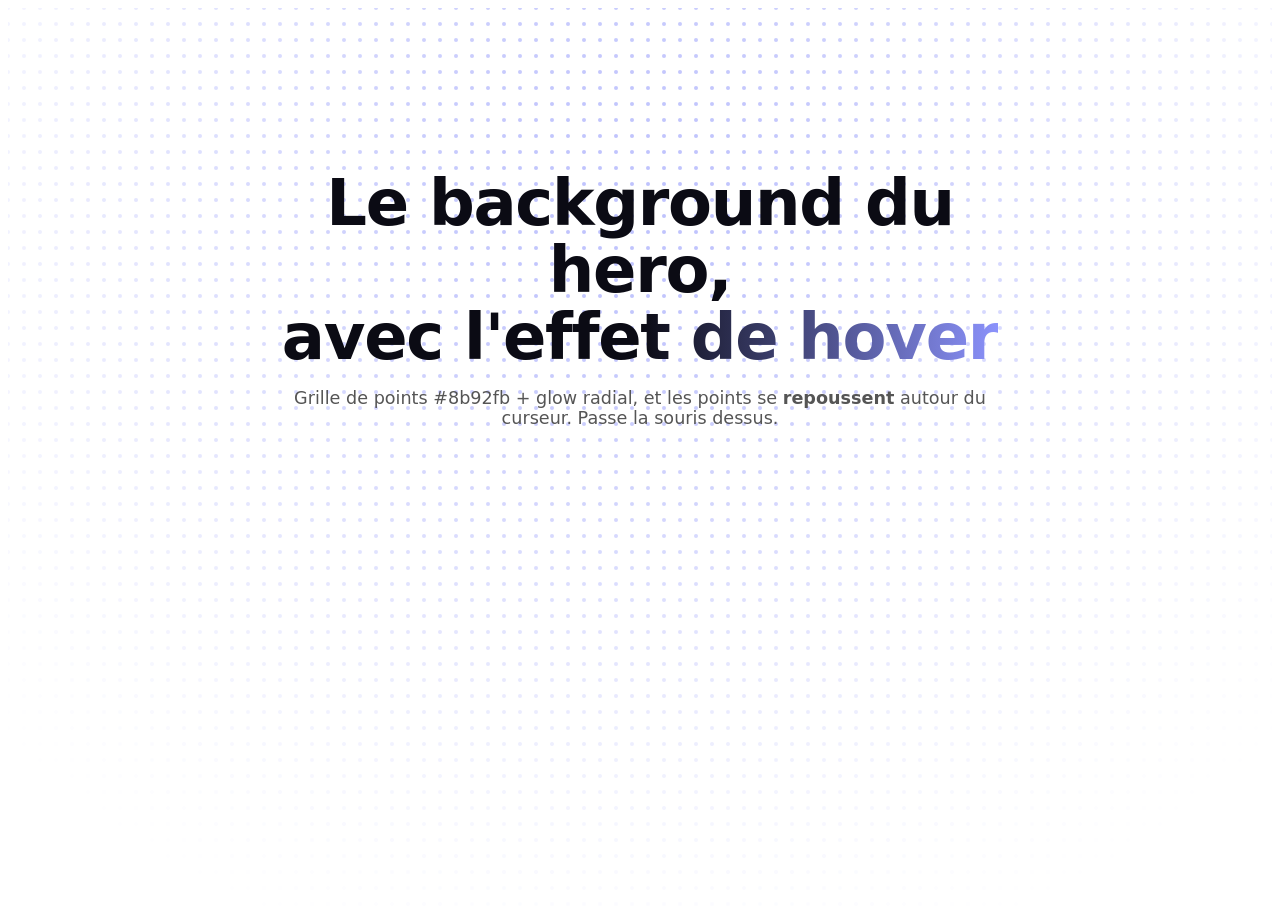
<file: dot-grid-repel/index.html>
<!DOCTYPE html>
<html lang="fr">
<head>
  <meta charset="UTF-8" />
  <meta name="viewport" content="width=device-width, initial-scale=1.0" />
  <title>Dot grid repel — grille de points qui se repoussent au curseur</title>
  <link rel="stylesheet" href="style.css" />
</head>
<body>
  <!-- Background du hero de redreplier.com.
       - Fallback CSS pur (.rr-hero__bg--fallback) : grille de points + glow,
         visible sans JS et sous prefers-reduced-motion.
       - Canvas (.rr-hero__bg--canvas) : même grille + glow, MAIS les points
         sont repoussés autour du curseur (l'effet de hover de l'original).
       Pour réutiliser : colle les deux calques + script.js dans n'importe
       quel conteneur en position:relative/isolate. -->
  <section class="rr-hero">
    <div class="rr-hero__bg rr-hero__bg--fallback" aria-hidden="true"></div>
    <canvas class="rr-hero__bg rr-hero__bg--canvas" aria-hidden="true"></canvas>

    <div class="rr-hero__content">
      <h1>Le background du hero,<br /><span class="accent">avec l'effet de hover</span></h1>
      <p>Grille de points #8b92fb + glow radial, et les points se <strong>repoussent</strong> autour du curseur. Passe la souris dessus.</p>
    </div>
  </section>

  <script src="script.js"></script>
</body>
</html>
</file>
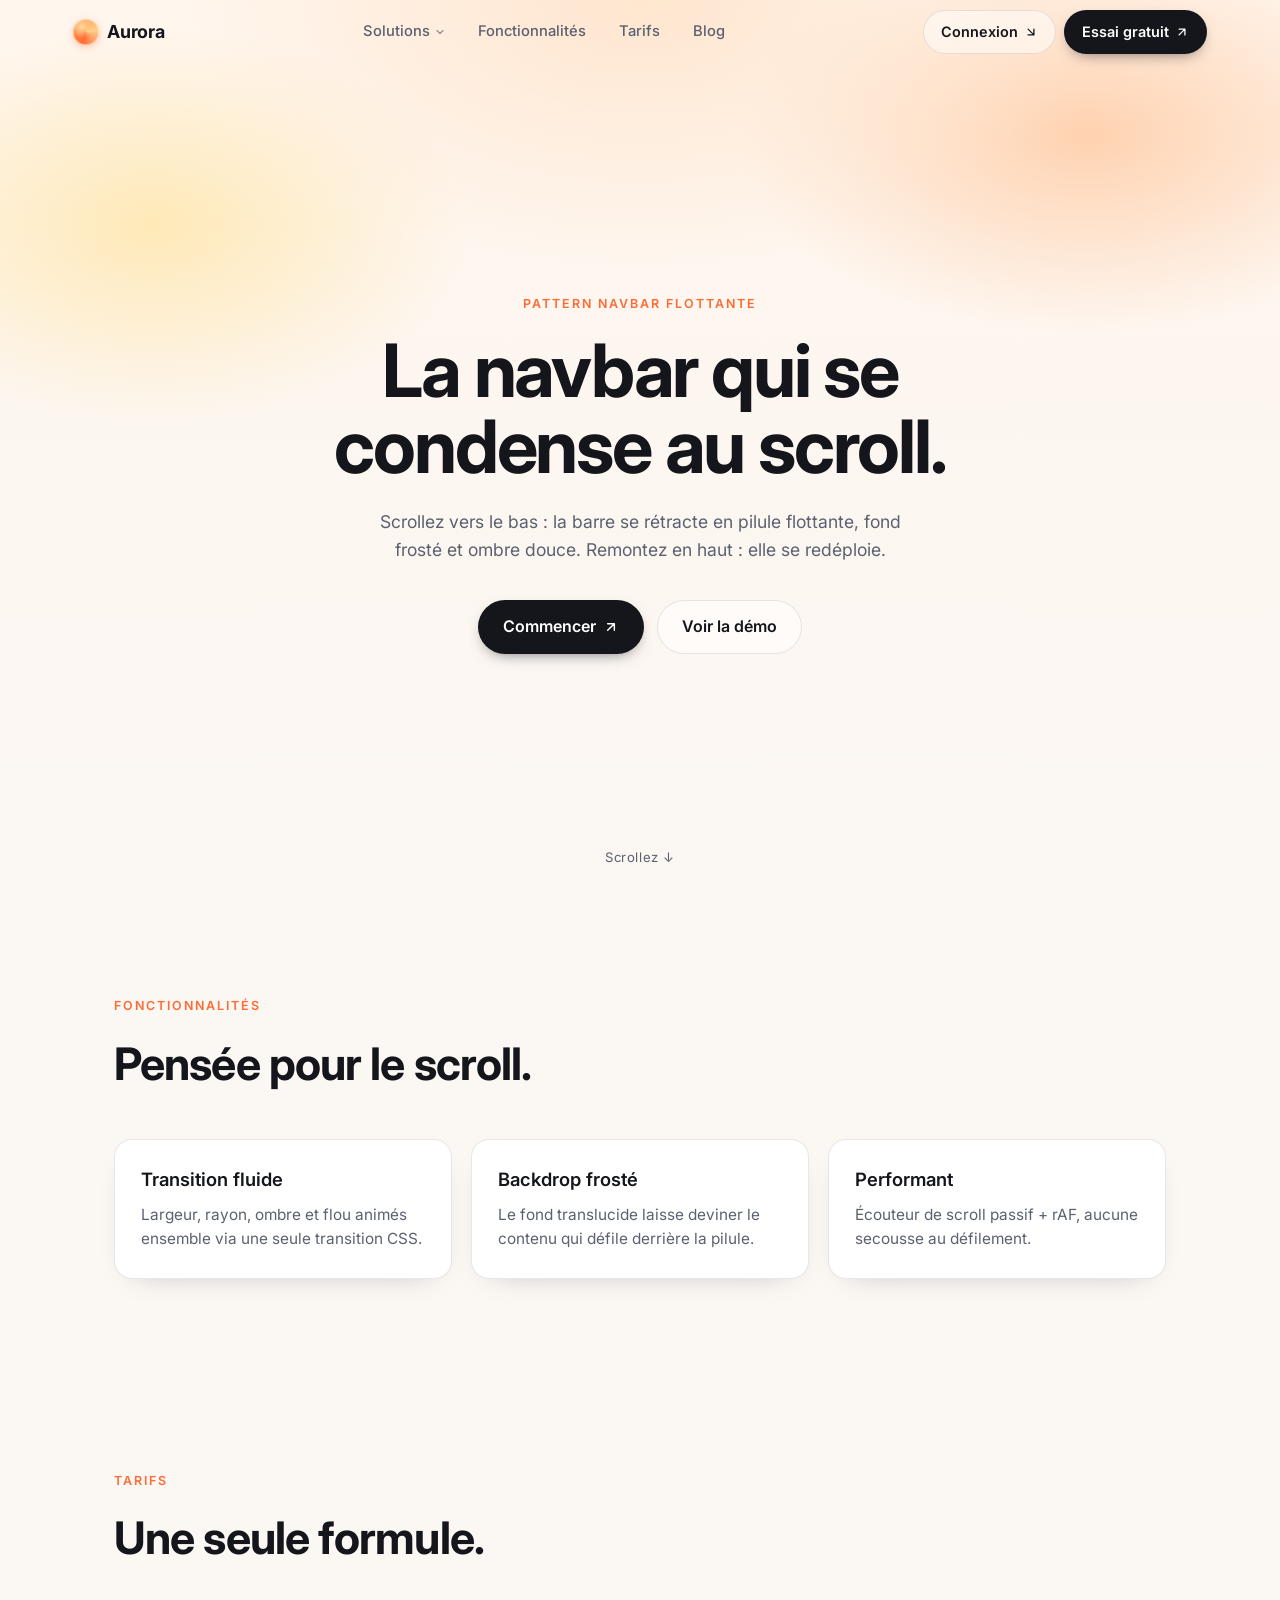
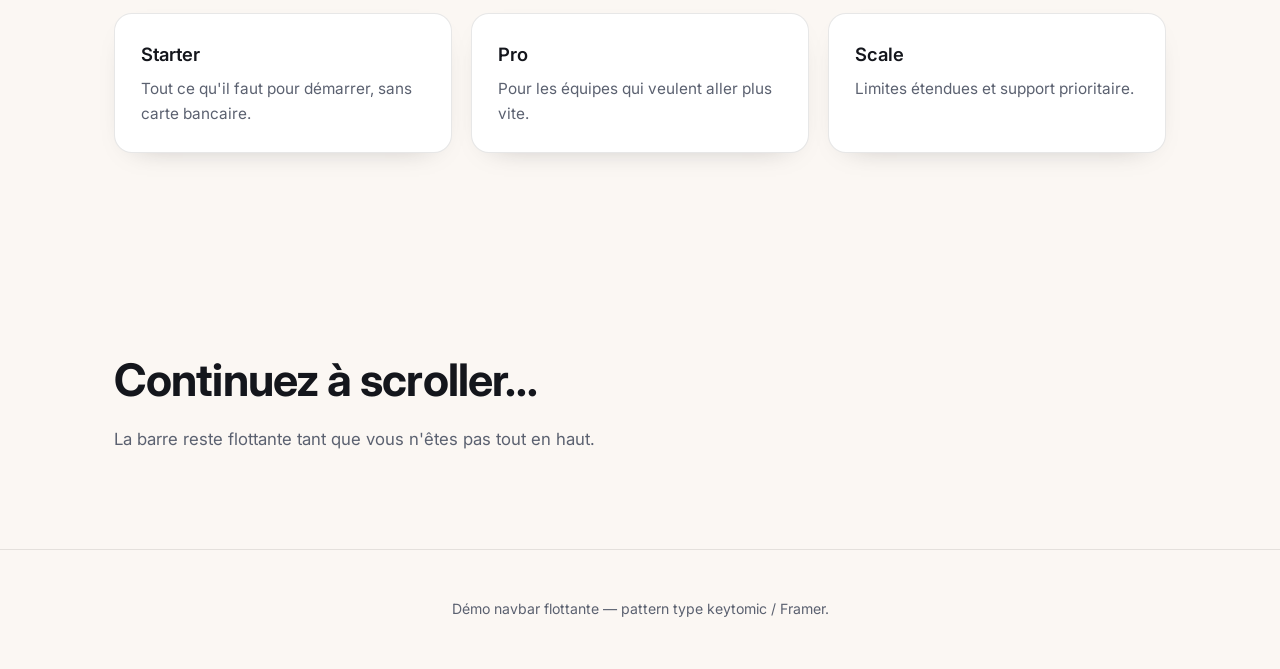
<file: floating-pill-navbar/index.html>
<!DOCTYPE html>
<html lang="fr">
<head>
  <meta charset="UTF-8" />
  <meta name="viewport" content="width=device-width, initial-scale=1.0" />
  <title>Floating Pill Navbar — démo</title>
  <meta name="description" content="Reproduction de la navbar flottante qui se condense au scroll (pattern type keytomic / Framer)." />
  <link rel="preconnect" href="https://fonts.googleapis.com" />
  <link rel="preconnect" href="https://fonts.gstatic.com" crossorigin />
  <link href="https://fonts.googleapis.com/css2?family=Inter:wght@400;500;600;700&display=swap" rel="stylesheet" />
  <link rel="stylesheet" href="style.css" />
</head>
<body>

  <!-- ============ NAVBAR FLOTTANTE ============ -->
  <header class="nav" id="nav" data-state="top">
    <div class="nav__inner">
      <a class="nav__brand" href="#" aria-label="Accueil">
        <span class="nav__orb" aria-hidden="true"></span>
        <span class="nav__word">Aurora</span>
      </a>

      <nav class="nav__links" aria-label="Navigation principale">
        <a href="#" class="nav__link">Solutions
          <svg class="nav__caret" width="12" height="12" viewBox="0 0 24 24" aria-hidden="true"><path d="M6 9l6 6 6-6" fill="none" stroke="currentColor" stroke-width="2.2" stroke-linecap="round" stroke-linejoin="round"/></svg>
        </a>
        <a href="#features" class="nav__link">Fonctionnalités</a>
        <a href="#pricing" class="nav__link">Tarifs</a>
        <a href="#" class="nav__link">Blog</a>
      </nav>

      <div class="nav__actions">
        <a href="#" class="btn btn--ghost">Connexion
          <svg width="14" height="14" viewBox="0 0 24 24" aria-hidden="true"><path d="M7 7l10 10M17 7v10H7" fill="none" stroke="currentColor" stroke-width="2.2" stroke-linecap="round" stroke-linejoin="round"/></svg>
        </a>
        <a href="#" class="btn btn--solid">Essai gratuit
          <svg width="14" height="14" viewBox="0 0 24 24" aria-hidden="true"><path d="M7 17L17 7M7 7h10v10" fill="none" stroke="currentColor" stroke-width="2.2" stroke-linecap="round" stroke-linejoin="round"/></svg>
        </a>
      </div>

      <button class="nav__burger" id="burger" aria-label="Menu" aria-expanded="false">
        <span></span><span></span>
      </button>
    </div>
  </header>

  <!-- ============ HERO ============ -->
  <section class="hero">
    <p class="hero__eyebrow">Pattern navbar flottante</p>
    <h1 class="hero__title">La navbar qui se<br>condense au scroll.</h1>
    <p class="hero__sub">Scrollez vers le bas : la barre se rétracte en pilule flottante, fond frosté et ombre douce. Remontez en haut : elle se redéploie.</p>
    <div class="hero__cta">
      <a href="#" class="btn btn--solid btn--lg">Commencer
        <svg width="16" height="16" viewBox="0 0 24 24" aria-hidden="true"><path d="M7 17L17 7M7 7h10v10" fill="none" stroke="currentColor" stroke-width="2.2" stroke-linecap="round" stroke-linejoin="round"/></svg>
      </a>
      <a href="#" class="btn btn--ghost btn--lg">Voir la démo</a>
    </div>
    <span class="hero__scroll" aria-hidden="true">Scrollez ↓</span>
  </section>

  <!-- ============ SECTIONS DE REMPLISSAGE (pour avoir du scroll) ============ -->
  <main class="content">
    <section class="block" id="features">
      <p class="block__eyebrow">Fonctionnalités</p>
      <h2 class="block__title">Pensée pour le scroll.</h2>
      <div class="cards">
        <article class="card"><h3>Transition fluide</h3><p>Largeur, rayon, ombre et flou animés ensemble via une seule transition CSS.</p></article>
        <article class="card"><h3>Backdrop frosté</h3><p>Le fond translucide laisse deviner le contenu qui défile derrière la pilule.</p></article>
        <article class="card"><h3>Performant</h3><p>Écouteur de scroll passif + rAF, aucune secousse au défilement.</p></article>
      </div>
    </section>

    <section class="block block--alt" id="pricing">
      <p class="block__eyebrow">Tarifs</p>
      <h2 class="block__title">Une seule formule.</h2>
      <div class="cards">
        <article class="card"><h3>Starter</h3><p>Tout ce qu'il faut pour démarrer, sans carte bancaire.</p></article>
        <article class="card"><h3>Pro</h3><p>Pour les équipes qui veulent aller plus vite.</p></article>
        <article class="card"><h3>Scale</h3><p>Limites étendues et support prioritaire.</p></article>
      </div>
    </section>

    <section class="block">
      <h2 class="block__title">Continuez à scroller…</h2>
      <p class="block__sub">La barre reste flottante tant que vous n'êtes pas tout en haut.</p>
    </section>
  </main>

  <footer class="footer">
    <span>Démo navbar flottante — pattern type keytomic / Framer.</span>
  </footer>

  <script src="script.js"></script>
</body>
</html>
</file>
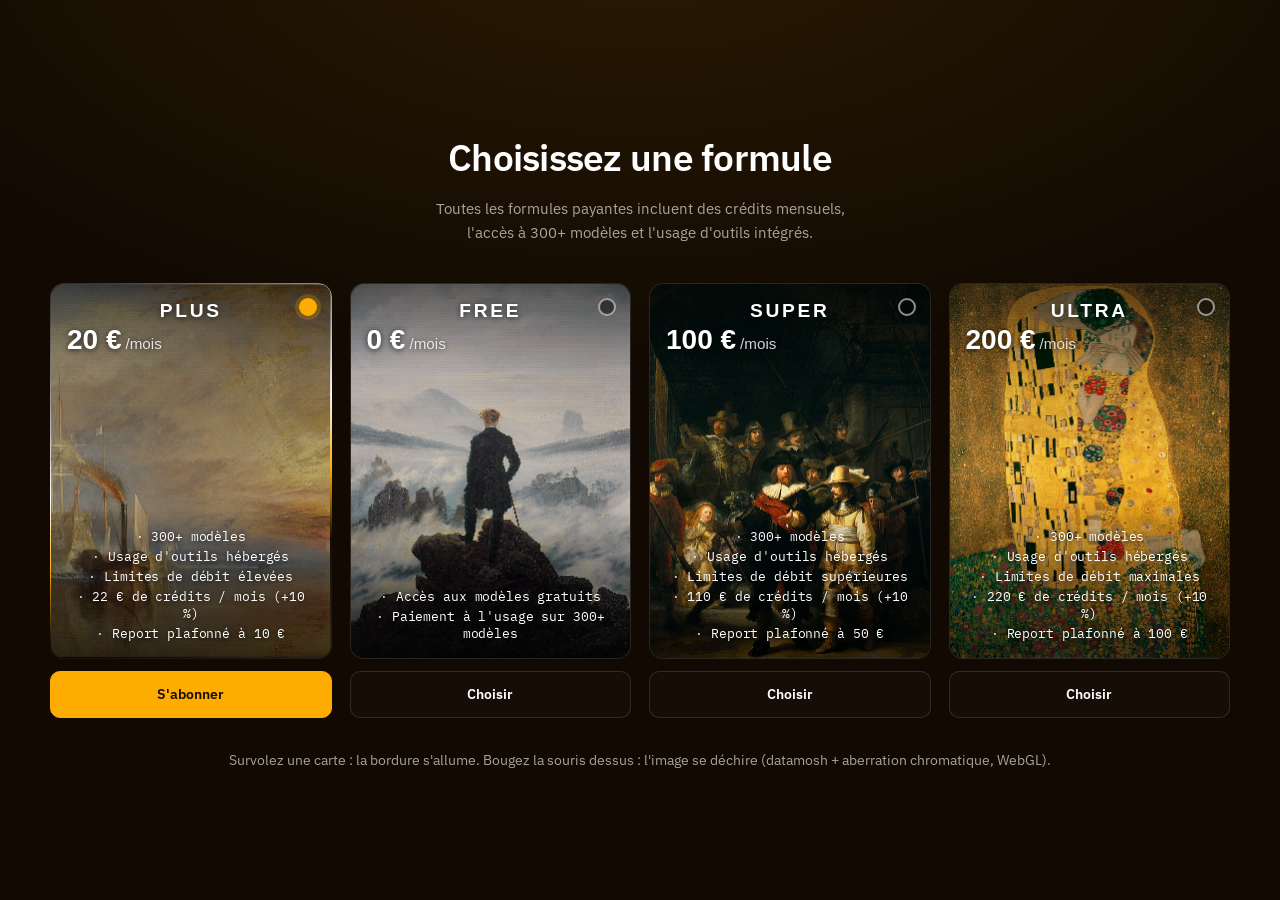
<file: glitch-plan-cards/index.html>
<!DOCTYPE html>
<html lang="fr">
<head>
  <meta charset="UTF-8" />
  <meta name="viewport" content="width=device-width, initial-scale=1.0" />
  <title>Glitch Plan Cards — démo</title>
  <meta name="description" content="Cartes de tarifs avec bordure dégradée au survol et image qui se datamosh (déchirure + aberration chromatique WebGL) au mouvement de la souris. Reproduction du portail Nous Research." />
  <link rel="preconnect" href="https://fonts.googleapis.com" />
  <link rel="preconnect" href="https://fonts.gstatic.com" crossorigin />
  <link href="https://fonts.googleapis.com/css2?family=IBM+Plex+Sans:wght@400;500;600;700&family=IBM+Plex+Mono:wght@400;500&display=swap" rel="stylesheet" />
  <link rel="stylesheet" href="style.css" />
</head>
<body>

  <main class="wrap">
    <header class="head">
      <h1 class="head__title">Choisissez une formule</h1>
      <p class="head__sub">Toutes les formules payantes incluent des crédits mensuels, l'accès à 300+ modèles et l'usage d'outils intégrés.</p>
    </header>

    <!-- ============ GRILLE (radiogroup) ============
         Chaque carte = un <canvas> WebGL (l'image « art » qui se
         déchire au mouvement de la souris) + une bordure dégradée
         CSS (.card__arc, l'effet de SURVOL) + le texte par-dessus.
         Le bouton CTA est sous la carte (comme sur Nous). -->
    <section class="plans" id="plans" role="radiogroup" aria-label="Formules">

      <div class="plan is-selected" data-default>
        <button class="card" role="radio" aria-checked="true" type="button" data-tier="plus">
          <span class="card__media" aria-hidden="true"><canvas class="card__gl"></canvas></span>
          <span class="card__arc" aria-hidden="true"></span>
          <span class="card__dot" aria-hidden="true"></span>
          <div class="card__overlay">
            <div class="card__head">
              <span class="card__name">Plus</span>
              <span class="card__price"><b>20 €</b><span>/mois</span></span>
            </div>
            <ul class="card__feats">
              <li>300+ modèles</li>
              <li>Usage d'outils hébergés</li>
              <li>Limites de débit élevées</li>
              <li>22 € de crédits / mois (+10 %)</li>
              <li>Report plafonné à 10 €</li>
            </ul>
          </div>
        </button>
        <button class="cta" type="button">S'abonner</button>
      </div>

      <div class="plan">
        <button class="card" role="radio" aria-checked="false" type="button" data-tier="free">
          <span class="card__media" aria-hidden="true"><canvas class="card__gl"></canvas></span>
          <span class="card__arc" aria-hidden="true"></span>
          <span class="card__dot" aria-hidden="true"></span>
          <div class="card__overlay">
            <div class="card__head">
              <span class="card__name">Free</span>
              <span class="card__price"><b>0 €</b><span>/mois</span></span>
            </div>
            <ul class="card__feats">
              <li>Accès aux modèles gratuits</li>
              <li>Paiement à l'usage sur 300+ modèles</li>
            </ul>
          </div>
        </button>
        <button class="cta" type="button">Choisir</button>
      </div>

      <div class="plan">
        <button class="card" role="radio" aria-checked="false" type="button" data-tier="super">
          <span class="card__media" aria-hidden="true"><canvas class="card__gl"></canvas></span>
          <span class="card__arc" aria-hidden="true"></span>
          <span class="card__dot" aria-hidden="true"></span>
          <div class="card__overlay">
            <div class="card__head">
              <span class="card__name">Super</span>
              <span class="card__price"><b>100 €</b><span>/mois</span></span>
            </div>
            <ul class="card__feats">
              <li>300+ modèles</li>
              <li>Usage d'outils hébergés</li>
              <li>Limites de débit supérieures</li>
              <li>110 € de crédits / mois (+10 %)</li>
              <li>Report plafonné à 50 €</li>
            </ul>
          </div>
        </button>
        <button class="cta" type="button">Choisir</button>
      </div>

      <div class="plan">
        <button class="card" role="radio" aria-checked="false" type="button" data-tier="ultra">
          <span class="card__media" aria-hidden="true"><canvas class="card__gl"></canvas></span>
          <span class="card__arc" aria-hidden="true"></span>
          <span class="card__dot" aria-hidden="true"></span>
          <div class="card__overlay">
            <div class="card__head">
              <span class="card__name">Ultra</span>
              <span class="card__price"><b>200 €</b><span>/mois</span></span>
            </div>
            <ul class="card__feats">
              <li>300+ modèles</li>
              <li>Usage d'outils hébergés</li>
              <li>Limites de débit maximales</li>
              <li>220 € de crédits / mois (+10 %)</li>
              <li>Report plafonné à 100 €</li>
            </ul>
          </div>
        </button>
        <button class="cta" type="button">Choisir</button>
      </div>

    </section>

    <p class="foot">Survolez une carte&nbsp;: la bordure s'allume. Bougez la souris dessus&nbsp;: l'image se déchire (datamosh + aberration chromatique, WebGL).</p>
  </main>

  <script src="script.js"></script>
</body>
</html>
</file>
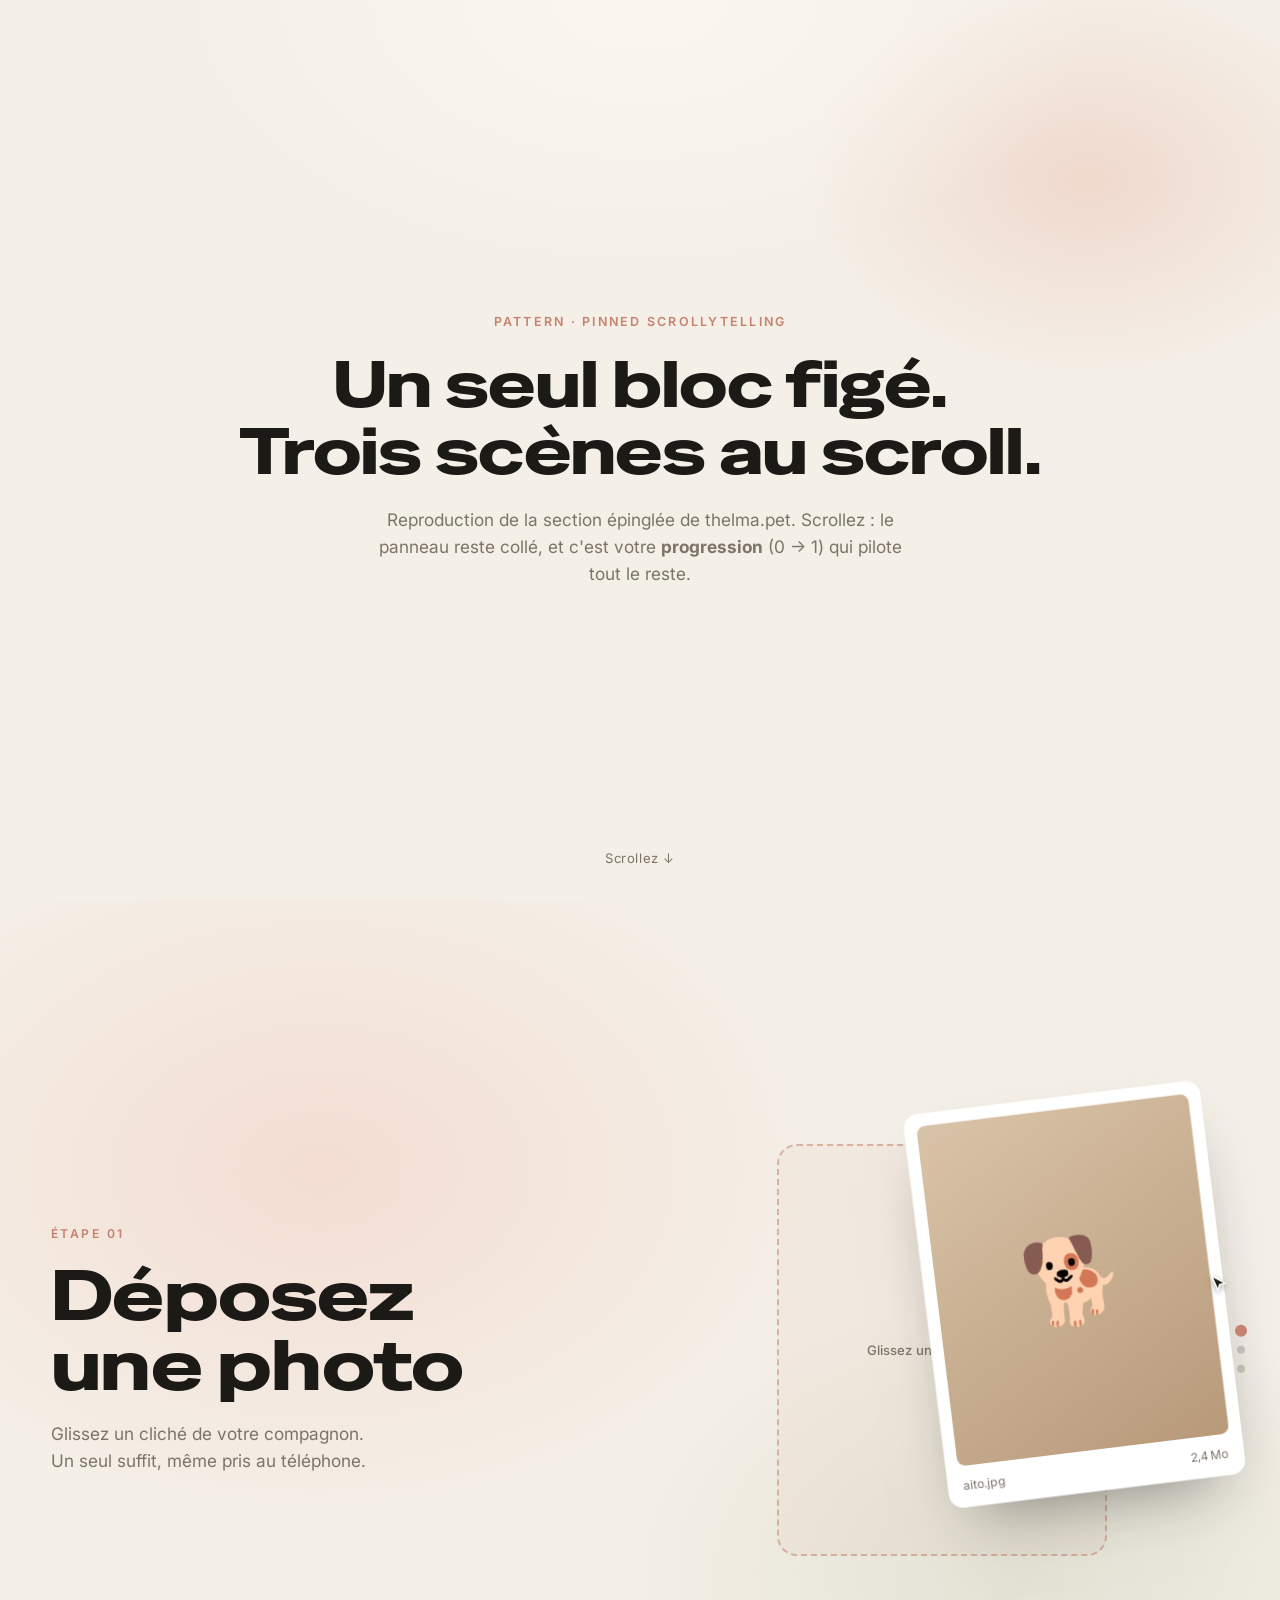
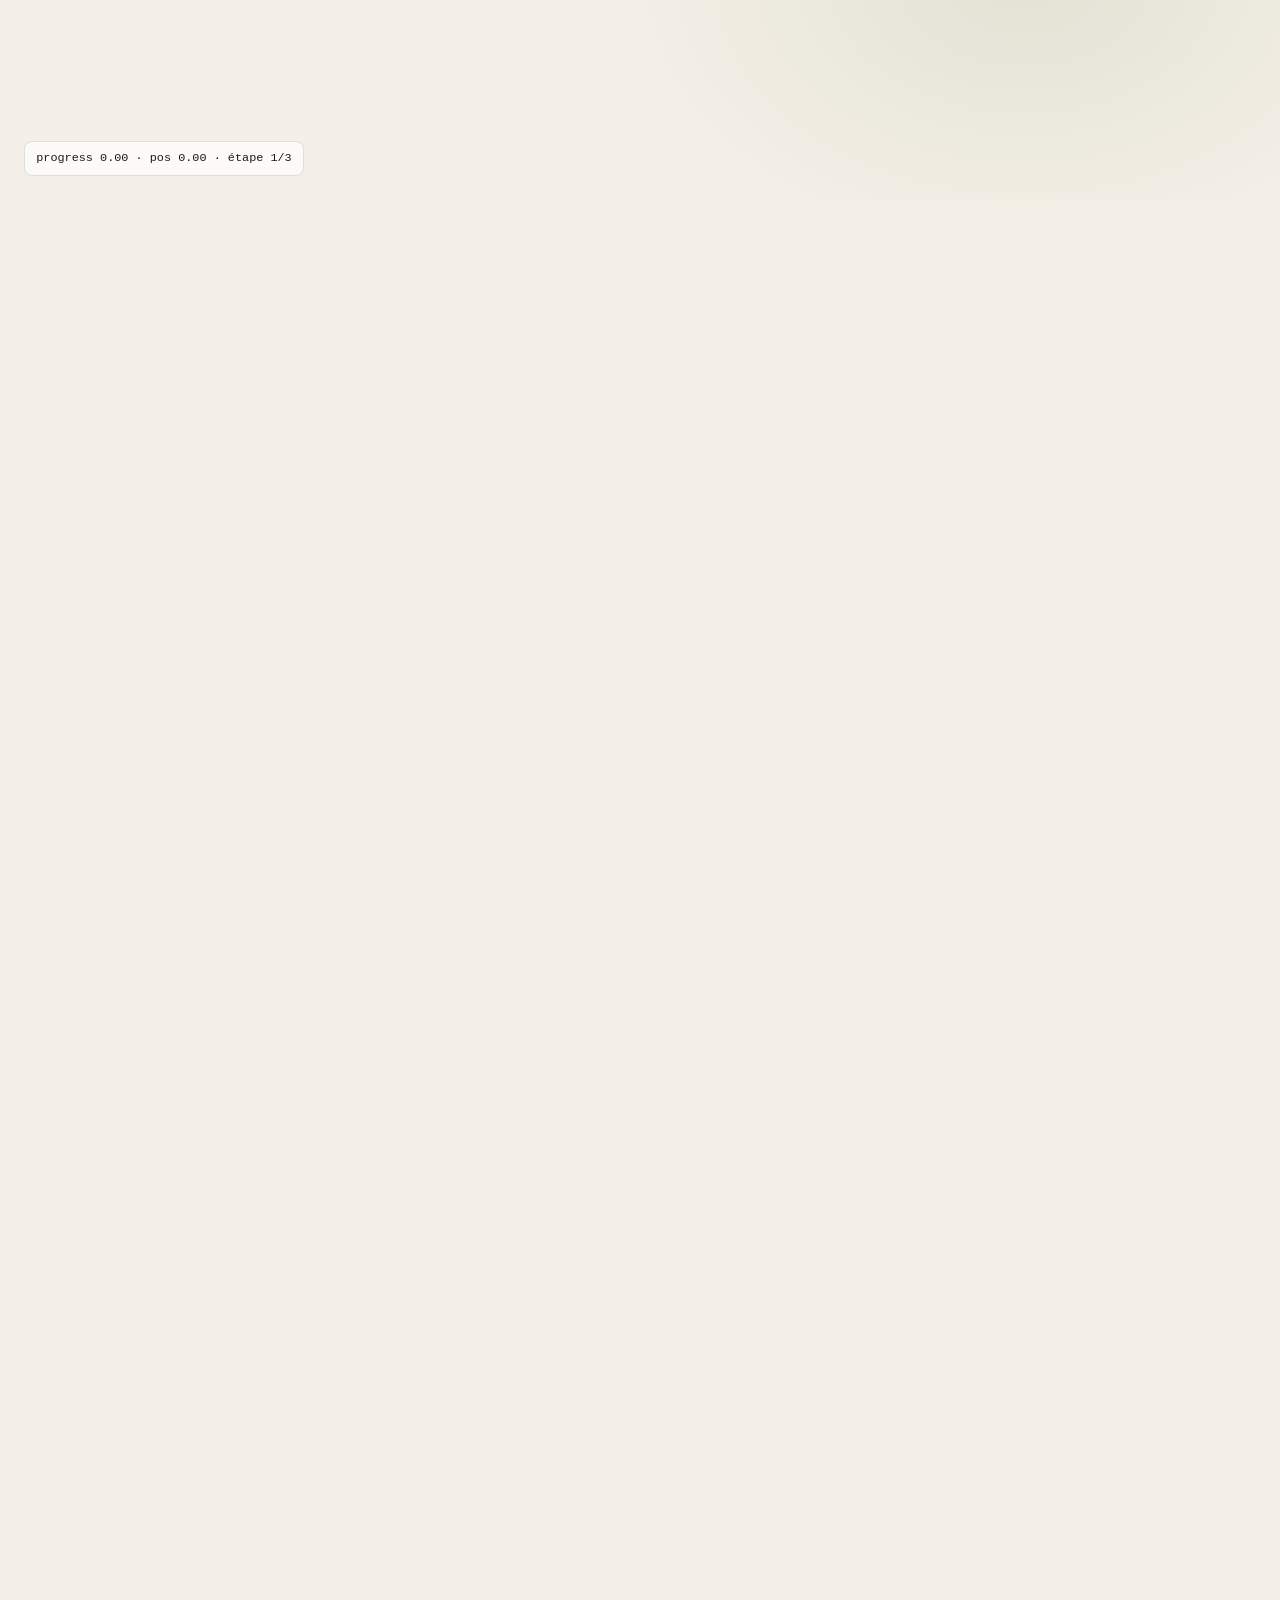
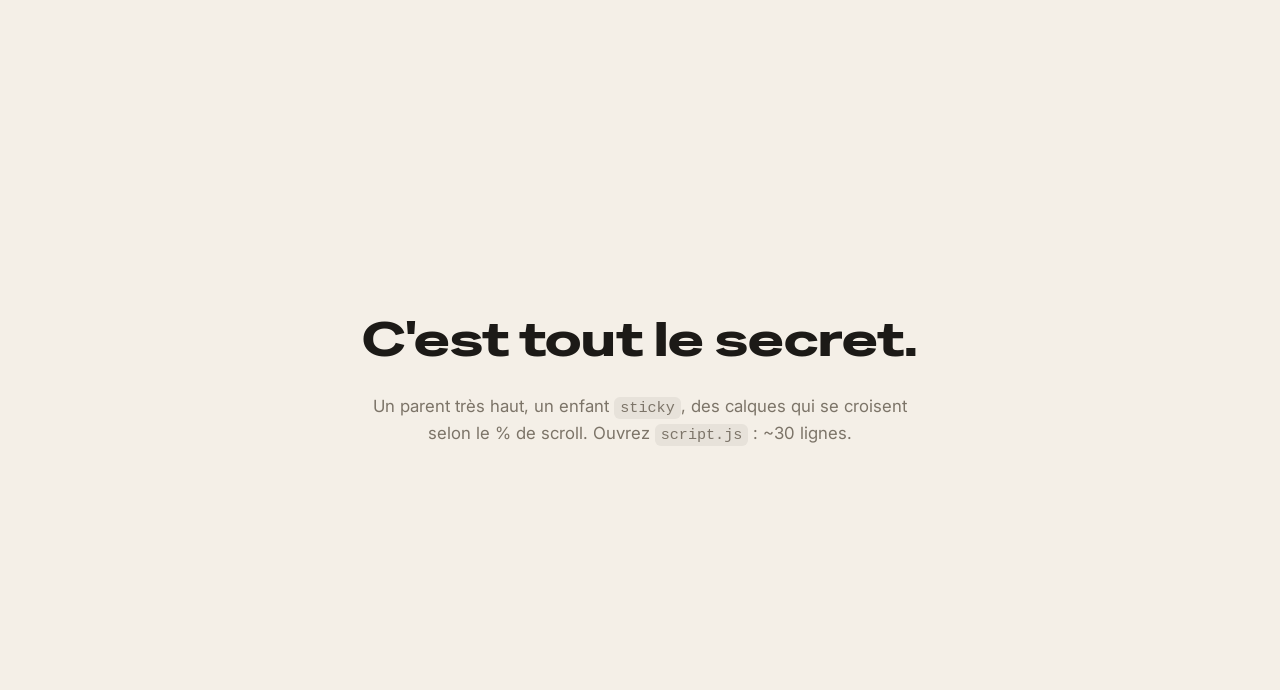
<file: pinned-scrollytelling/index.html>
<!DOCTYPE html>
<html lang="fr">
<head>
  <meta charset="UTF-8" />
  <meta name="viewport" content="width=device-width, initial-scale=1.0" />
  <title>Pinned Scrollytelling — reproduction du pattern thelma.pet</title>
  <meta name="description" content="Reproduction pédagogique de la section épinglée pilotée par la progression du scroll (pattern type thelma.pet)." />
  <link rel="preconnect" href="https://fonts.googleapis.com" />
  <link rel="preconnect" href="https://fonts.gstatic.com" crossorigin />
  <link href="https://fonts.googleapis.com/css2?family=Inter:wght@400;500;600;700&family=Special+Gothic+Expanded+One&family=Caveat:wght@600&display=swap" rel="stylesheet" />
  <link rel="stylesheet" href="style.css" />
</head>
<body>

  <!-- ============ HERO (amorce de scroll) ============ -->
  <header class="hero">
    <p class="hero__eyebrow">Pattern · pinned scrollytelling</p>
    <h1 class="hero__title">Un seul bloc figé.<br>Trois scènes au scroll.</h1>
    <p class="hero__sub">Reproduction de la section épinglée de thelma.pet. Scrollez : le panneau reste collé, et c'est votre <strong>progression</strong> (0 → 1) qui pilote tout le reste.</p>
    <span class="hero__cue" aria-hidden="true">Scrollez ↓</span>
  </header>

  <!-- ============ LA SECTION ÉPINGLÉE ============
       Conteneur HAUT (360vh) = c'est lui qui crée la distance de scroll.
       L'enfant .pin (sticky, h-screen) reste collé pendant tout ce temps. -->
  <section class="pin-section" data-pin-section aria-label="Comment ça marche">
    <div class="pin">

      <!-- (a) Calques de FOND en dégradé : se relaient en opacité -->
      <div class="bg" data-grad="0" aria-hidden="true"></div>
      <div class="bg bg--2" data-grad="1" aria-hidden="true"></div>
      <div class="bg bg--3" data-grad="2" aria-hidden="true"></div>

      <div class="pin__inner">

        <!-- (b) Colonne TEXTE : 3 panneaux empilés qui se croisent en fondu -->
        <div class="col col--text">
          <article class="panel" data-step="0">
            <span class="panel__eyebrow">Étape 01</span>
            <h2 class="panel__title">Déposez<br>une photo</h2>
            <p class="panel__sub">Glissez un cliché de votre compagnon. Un seul suffit, même pris au téléphone.</p>
          </article>
          <article class="panel" data-step="1">
            <span class="panel__eyebrow">Étape 02</span>
            <h2 class="panel__title">Explorez<br>les styles</h2>
            <p class="panel__sub">Notre studio décline le portrait en plusieurs styles signés. À vous de choisir.</p>
          </article>
          <article class="panel" data-step="2">
            <span class="panel__eyebrow">Étape 03</span>
            <h2 class="panel__title">Encadré,<br>livré</h2>
            <p class="panel__sub">On imprime, on encadre, on expédie. Une pièce qui dure toute une vie.</p>
          </article>
        </div>

        <!-- (c) Colonne VISUEL : 3 scènes empilées qui se croisent en fondu -->
        <div class="col col--visual">

          <!-- Scène 1 : drag & drop — la carte est "tenue" puis se pose dans la zone -->
          <div class="scene" data-step="0">
            <div class="dropzone">
              <div class="dropzone__cue" data-cue>
                <span class="ring"></span>
                <span class="ring ring--2"></span>
                <span class="dropzone__hint">Glissez une photo&nbsp;·&nbsp;JPG</span>
              </div>
              <figure class="photo photo--drag" data-photo>
                <span class="photo__img" data-pet>🐕</span>
                <figcaption class="photo__bar"><span>aito.jpg</span><span>2,4 Mo</span></figcaption>
                <!-- scanner d'analyse IA : glow qui respire + anneaux "sonar" qui pulsent (= ça charge) -->
                <span class="scan" data-halos aria-hidden="true">
                  <span class="scan__core"></span>
                  <span class="scan__ring"></span>
                  <span class="scan__ring scan__ring--2"></span>
                </span>
                <!-- pastille "Analyse IA" + voyant + points de chargement -->
                <span class="analyse" data-analyse aria-hidden="true">
                  <span class="analyse__pill">
                    <span class="analyse__dot"></span>Analyse IA
                    <span class="ld"><b></b><b></b><b></b></span>
                  </span>
                </span>
                <!-- curseur macOS : arrive par la droite, se centre, puis glisse la carte -->
                <span class="cursor cursor--photo" data-cursor1 aria-hidden="true">
                  <svg viewBox="0 0 24 24" width="22" height="22">
                    <path d="M5 3l14 7.5-6 1.4-1.4 6L5 3z" fill="#1c1a17" stroke="#fff" stroke-width="1.4" stroke-linejoin="round"/>
                  </svg>
                </span>
              </figure>
            </div>
          </div>

          <!-- Scène 2 : la photo explose en grille de styles, le curseur sélectionne la 1re -->
          <div class="scene" data-step="1">
            <div class="grid">
              <span class="tile tile--sepia"  data-tile><span class="tile__pet" data-pet>🐕</span></span>
              <span class="tile tile--mono"   data-tile><span class="tile__pet" data-pet>🐕</span></span>
              <span class="tile tile--pop"    data-tile><span class="tile__pet" data-pet>🐕</span></span>
              <span class="tile tile--ink"    data-tile><span class="tile__pet" data-pet>🐕</span></span>
              <span class="tile tile--pastel" data-tile><span class="tile__pet" data-pet>🐕</span></span>
              <span class="tile tile--gold"   data-tile><span class="tile__pet" data-pet>🐕</span></span>
              <!-- overlays NON filtrés (hors des tuiles) : onde de clic + curseur -->
              <span class="tap" data-select aria-hidden="true"></span>
              <span class="cursor cursor--select" data-cursor2 aria-hidden="true">
                <svg viewBox="0 0 24 24" width="22" height="22">
                  <path d="M5 3l14 7.5-6 1.4-1.4 6L5 3z" fill="#1c1a17" stroke="#fff" stroke-width="1.4" stroke-linejoin="round"/>
                </svg>
              </span>
            </div>
          </div>

          <!-- Scène 3 : le cadre est "drag & droppé" depuis le coin sup-droit, puis redressé -->
          <div class="scene" data-step="2">
            <figure class="frame" data-frame>
              <span class="frame__art" data-pet>🐕</span>
              <figcaption class="frame__badge" data-badge>Livré sous 5 jours</figcaption>
            </figure>
          </div>

        </div>
      </div>

      <!-- (d) Indicateur d'étapes -->
      <ol class="dots" aria-hidden="true">
        <li class="dot"></li><li class="dot"></li><li class="dot"></li>
      </ol>

      <!-- (e) HUD pédagogique : affiche la valeur de progression en direct -->
      <output class="hud" id="hud">progress 0.00 · pos 0.00 · étape 1/3</output>

    </div>
  </section>

  <!-- ============ OUTRO ============ -->
  <footer class="outro">
    <h2 class="outro__title">C'est tout le secret.</h2>
    <p class="outro__sub">Un parent très haut, un enfant <code>sticky</code>, des calques qui se croisent selon le % de scroll. Ouvrez <code>script.js</code> : ~30 lignes.</p>
  </footer>

  <script src="script.js"></script>
</body>
</html>
</file>
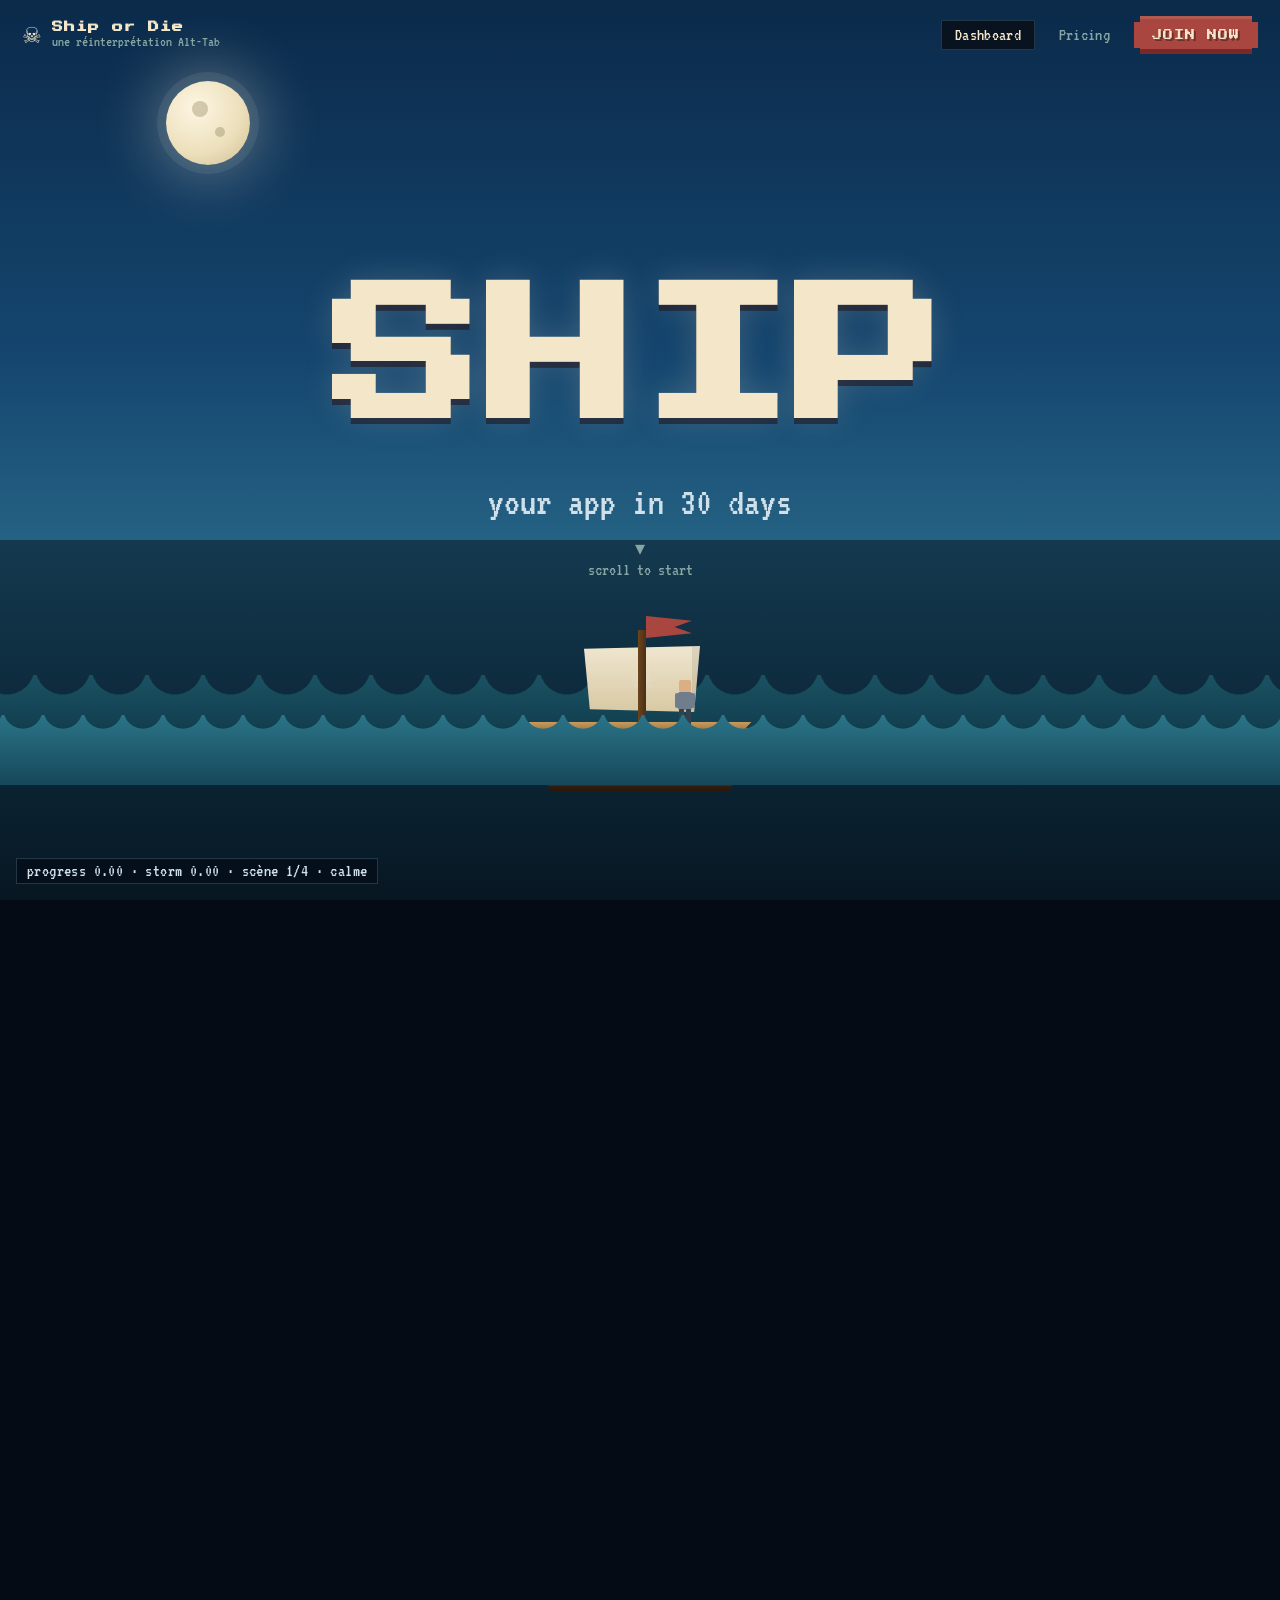
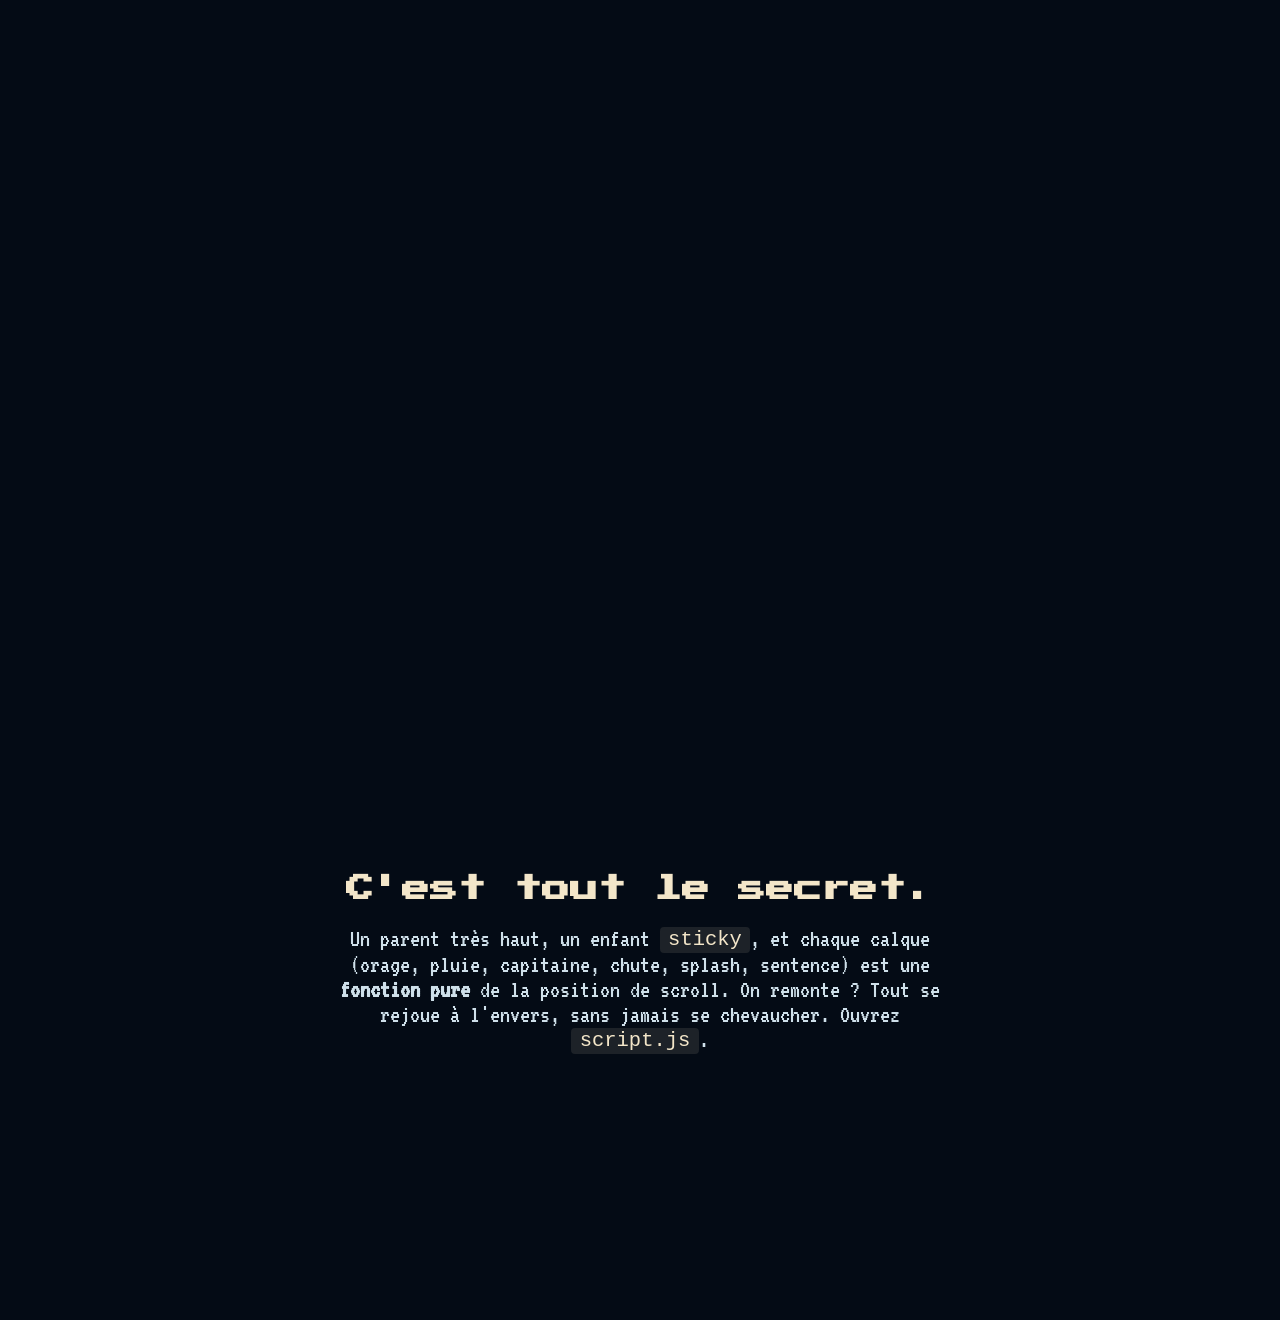
<file: ship-or-die-hero/index.html>
<!DOCTYPE html>
<html lang="fr">
<head>
  <meta charset="UTF-8" />
  <meta name="viewport" content="width=device-width, initial-scale=1.0" />
  <title>Ship or Die — hero pirate piloté au scroll</title>
  <meta name="description" content="Réinterprétation 100% CSS/vanilla du hero scrollytelling « Ship or Die » : une tempête monte, le capitaine balance par-dessus bord le crew qui n'a pas shippé, splash, puis « SHIP … or DIE ». Tout est une fonction pure de la progression du scroll." />
  <link rel="preconnect" href="https://fonts.googleapis.com" />
  <link rel="preconnect" href="https://fonts.gstatic.com" crossorigin />
  <link href="https://fonts.googleapis.com/css2?family=Press+Start+2P&family=VT323&display=swap" rel="stylesheet" />
  <link rel="stylesheet" href="style.css" />
</head>
<body>

  <!-- ============================================================
       LA SECTION ÉPINGLÉE
       Conteneur très HAUT (.sod-section) = il crée la distance de scroll.
       Son enfant .sod-pin (sticky, 100vh) reste collé pendant toute la
       traversée. Le JS pose des variables CSS (--scene-progress, --storm…)
       lues par le CSS. Tout est réversible (fonction pure de la position).
       ============================================================ -->
  <section class="sod-section" data-sod-section aria-label="Ship or Die — narration pirate au scroll">
    <div class="sod-pin" data-sod-scene>

      <!-- ============ DÉCOR (entièrement aria-hidden) ============ -->
      <div class="sod-visuals" aria-hidden="true">

        <!-- ciels croisés : le calme cède la place à l'orage (opacité = --storm-opacity) -->
        <div class="sod-sky"></div>
        <div class="sod-sky sod-sky--storm"></div>

        <!-- lune (s'éteint quand l'orage arrive) -->
        <div class="sod-moon"><span></span><span></span></div>

        <!-- nuages chunky qui dérivent + s'assombrissent avec l'orage -->
        <div class="sod-cloud sod-cloud--1"></div>
        <div class="sod-cloud sod-cloud--2"></div>
        <div class="sod-cloud sod-cloud--3"></div>

        <!-- éclair (zigzag) + flash plein écran : opacité pilotée par --storm-strike -->
        <div class="sod-lightning"></div>
        <div class="sod-flash"></div>
        <!-- scintillement ambiant : boucle CSS masquée par --storm-ambient -->
        <div class="sod-ambient"></div>

        <!-- pluie : 18 gouttes, dérive en boucle CSS, opacité globale = --rain-opacity -->
        <div class="sod-rain">
          <span style="--rl:4%;--rt:7%;--rh:14px;--ro:.5;--rd:0ms;--rdur:620ms;--rdx:-18vw"></span>
          <span style="--rl:10%;--rt:-4%;--rh:18px;--ro:.42;--rd:-180ms;--rdur:760ms;--rdx:-21vw"></span>
          <span style="--rl:17%;--rt:12%;--rh:12px;--ro:.38;--rd:-420ms;--rdur:680ms;--rdx:-24vw"></span>
          <span style="--rl:24%;--rt:2%;--rh:20px;--ro:.46;--rd:-90ms;--rdur:830ms;--rdx:-27vw"></span>
          <span style="--rl:32%;--rt:-8%;--rh:14px;--ro:.36;--rd:-520ms;--rdur:720ms;--rdx:-18vw"></span>
          <span style="--rl:39%;--rt:15%;--rh:15px;--ro:.48;--rd:-260ms;--rdur:650ms;--rdx:-21vw"></span>
          <span style="--rl:46%;--rt:3%;--rh:12px;--ro:.4;--rd:-610ms;--rdur:780ms;--rdx:-24vw"></span>
          <span style="--rl:53%;--rt:-5%;--rh:18px;--ro:.44;--rd:-340ms;--rdur:700ms;--rdx:-27vw"></span>
          <span style="--rl:61%;--rt:9%;--rh:14px;--ro:.5;--rd:-130ms;--rdur:840ms;--rdx:-18vw"></span>
          <span style="--rl:68%;--rt:-2%;--rh:15px;--ro:.4;--rd:-480ms;--rdur:730ms;--rdx:-21vw"></span>
          <span style="--rl:75%;--rt:13%;--rh:12px;--ro:.38;--rd:-720ms;--rdur:670ms;--rdx:-24vw"></span>
          <span style="--rl:82%;--rt:5%;--rh:17px;--ro:.46;--rd:-230ms;--rdur:810ms;--rdx:-27vw"></span>
          <span style="--rl:89%;--rt:-7%;--rh:14px;--ro:.42;--rd:-570ms;--rdur:690ms;--rdx:-18vw"></span>
          <span style="--rl:96%;--rt:11%;--rh:15px;--ro:.44;--rd:-390ms;--rdur:760ms;--rdx:-21vw"></span>
          <span style="--rl:7%;--rt:-10%;--rh:17px;--ro:.42;--rd:-310ms;--rdur:700ms;--rdx:-24vw"></span>
          <span style="--rl:28%;--rt:18%;--rh:14px;--ro:.48;--rd:-690ms;--rdur:640ms;--rdx:-27vw"></span>
          <span style="--rl:57%;--rt:-12%;--rh:18px;--ro:.44;--rd:-150ms;--rdur:780ms;--rdx:-18vw"></span>
          <span style="--rl:92%;--rt:2%;--rh:17px;--ro:.46;--rd:-250ms;--rdur:720ms;--rdx:-24vw"></span>
        </div>

        <!-- ============ LA MER + LE NAVIRE ============ -->
        <div class="sod-sea">
          <!-- vague arrière (parallaxe lente) -->
          <div class="sod-wave sod-wave--back"></div>

          <!-- le navire (tangue ; il porte l'équipage) -->
          <div class="sod-ship">
            <div class="sod-ship__sail">
              <span class="sod-ship__skull">☠</span>
            </div>
            <div class="sod-ship__mast"></div>
            <div class="sod-ship__flag"></div>
            <div class="sod-ship__hull"></div>
            <div class="sod-ship__deck"></div>

            <!-- équipage sur le pont -->
            <div class="sod-crew">

              <!-- le slacker : il glande, il n'a rien shippé -->
              <div class="sod-figure sod-slacker">
                <span class="sod-zzz">z</span>
                <i class="sod-fig__head"></i>
                <i class="sod-fig__torso"></i>
                <i class="sod-fig__arm sod-fig__arm--l"></i>
                <i class="sod-fig__arm sod-fig__arm--r"></i>
                <i class="sod-fig__leg sod-fig__leg--l"></i>
                <i class="sod-fig__leg sod-fig__leg--r"></i>
              </div>

              <!-- le capitaine : entre par la gauche, marche, puis balance -->
              <div class="sod-figure sod-captain">
                <i class="sod-fig__hat"></i>
                <i class="sod-fig__head"></i>
                <i class="sod-fig__torso"></i>
                <i class="sod-fig__arm sod-fig__arm--l"></i>
                <i class="sod-fig__arm sod-fig__arm--r"></i>
                <i class="sod-fig__leg sod-fig__leg--l"></i>
                <i class="sod-fig__leg sod-fig__leg--r"></i>
              </div>

              <!-- le corps qui chute (même silhouette que le slacker, bras écartés) -->
              <div class="sod-figure sod-fall">
                <i class="sod-fig__head"></i>
                <i class="sod-fig__torso"></i>
                <i class="sod-fig__arm sod-fig__arm--l"></i>
                <i class="sod-fig__arm sod-fig__arm--r"></i>
                <i class="sod-fig__leg sod-fig__leg--l"></i>
                <i class="sod-fig__leg sod-fig__leg--r"></i>
              </div>

            </div><!-- /crew -->
          </div><!-- /ship -->

          <!-- vague avant (parallaxe rapide, passe DEVANT la coque) -->
          <div class="sod-wave sod-wave--front"></div>

          <!-- le splash, ancré au centre (comme le navire) → toujours aligné
               sur le point de chute, et AU-DESSUS de la vague avant -->
          <div class="sod-splash">
            <span class="sod-splash__ring"></span>
            <i style="--sx:-26px;--sy:-30px"></i>
            <i style="--sx:-14px;--sy:-44px"></i>
            <i style="--sx:0;--sy:-52px"></i>
            <i style="--sx:14px;--sy:-44px"></i>
            <i style="--sx:26px;--sy:-30px"></i>
            <i style="--sx:-34px;--sy:-16px"></i>
            <i style="--sx:34px;--sy:-16px"></i>
          </div>
        </div><!-- /sea -->
      </div><!-- /visuals -->

      <!-- ============ AVANT-PLAN : header + copie ============ -->
      <div class="sod-stage">
        <header class="sod-header">
          <a href="#top" class="sod-brand" aria-label="Ship or Die — accueil">
            <span class="sod-brand__icon">☠</span>
            <span class="sod-brand__text">
              <strong>Ship or Die</strong>
              <small>une réinterprétation Alt-Tab</small>
            </span>
          </a>
          <nav class="sod-actions">
            <a class="sod-link" href="#top">Dashboard</a>
            <a class="sod-link sod-link--ghost" href="#top">Pricing</a>
            <button class="sod-cta" type="button"><span>Join now</span></button>
          </nav>
        </header>

        <div class="sod-copy">
          <h1 class="sod-ship-word">SHIP</h1>

          <!-- les deux lignes occupent la même zone et se croisent en fondu -->
          <div class="sod-line">
            <!-- amorce : se dissout quand la sentence tombe -->
            <p class="sod-launch">
              your app in 30 days
              <span class="sod-cue" aria-hidden="true">
                <span class="sod-cue__arrow">▾</span>
                <span>scroll to start</span>
              </span>
            </p>

            <!-- la sentence : monte en fondu pendant le largage -->
            <div class="sod-consequence">
              <strong>
                <span class="sod-consequence__or">or</span>
                <span class="sod-consequence__die">DIE</span>
              </strong>
              <span>miss the deadline, get kicked out forever.</span>
            </div>
          </div>
        </div>
      </div>

      <!-- HUD pédagogique : la valeur de progression, en direct -->
      <output class="sod-hud" id="sodHud">progress 0.00 · storm 0.00 · scène 1/4</output>

    </div><!-- /pin -->
  </section>

  <!-- ============ OUTRO pédagogique ============ -->
  <footer class="sod-outro">
    <h2 class="sod-outro__title">C'est tout le secret.</h2>
    <p class="sod-outro__sub">
      Un parent très haut, un enfant <code>sticky</code>, et chaque calque
      (orage, pluie, capitaine, chute, splash, sentence) est une <strong>fonction
      pure</strong> de la position de scroll. On remonte&nbsp;? Tout se rejoue à
      l'envers, sans jamais se chevaucher. Ouvrez <code>script.js</code>.
    </p>
  </footer>

  <script src="script.js"></script>
</body>
</html>
</file>
<file: dot-grid-repel/style.css>
/* ============================================================
   Background du hero de redreplier.com — recréation 100% CSS.

   L'original est un <canvas> animé (grille de points qui scintillent
   sous un glow radial). Le canvas n'étant pas copiable, on le reproduit
   ici en CSS pur : une grille de points (radial-gradient répété) masquée
   par un dégradé radial pour le glow haut-centre. Léger, scalable,
   animable, zéro JS, zéro image.

   Couleur des points = couleur de marque #8b92fb (la même que le dégradé
   du titre). Pas de grille mesuré sur le canvas ≈ 16px.
   ============================================================ */

:root {
  --rr-brand: 139, 146, 251;   /* #8b92fb en RGB, pour jouer sur l'alpha */
  --rr-dot-gap: 16px;          /* pas de la grille */
  --rr-dot-size: 2px;          /* rayon visuel du point */
}

.rr-hero {
  position: relative;
  isolation: isolate;
  min-height: 100vh;
  background: #fff;
  overflow: hidden;
}

/* les deux calques de fond se superposent, derrière le contenu */
.rr-hero__bg { position: absolute; inset: 0; z-index: 0; }

/* (1) FALLBACK CSS pur : grille de points + glow radial par masque.
   Visible sans JS et sous prefers-reduced-motion. Le JS le masque dès
   qu'il prend la main avec le canvas. */
.rr-hero__bg--fallback {
  background-image: radial-gradient(
    circle,
    rgba(var(--rr-brand), 0.55) var(--rr-dot-size),
    transparent calc(var(--rr-dot-size) + 0.4px)
  );
  background-size: var(--rr-dot-gap) var(--rr-dot-gap);
  -webkit-mask-image: radial-gradient(125% 85% at 50% 22%, #000 0%, rgba(0, 0, 0, 0.45) 38%, transparent 72%);
          mask-image: radial-gradient(125% 85% at 50% 22%, #000 0%, rgba(0, 0, 0, 0.45) 38%, transparent 72%);
}

/* (2) CANVAS : même grille + glow, dessinée par script.js, avec la
   répulsion des points autour du curseur (l'effet de hover). */
.rr-hero__bg--canvas { pointer-events: none; }

/* ---------- démo : un peu de contenu par-dessus ---------- */
.rr-hero__content {
  position: relative;
  z-index: 1;
  max-width: 720px;
  margin: 0 auto;
  padding: 18vh 24px;
  text-align: center;
  font-family: ui-sans-serif, system-ui, -apple-system, "Segoe UI", sans-serif;
}
.rr-hero__content h1 {
  font-size: clamp(2.4rem, 6vw, 4rem);
  line-height: 1.05;
  letter-spacing: -0.02em;
  color: #0b0b14;
  margin: 0 0 1rem;
}
.rr-hero__content h1 .accent {
  background: linear-gradient(to right, #0b0b14 50%, rgb(var(--rr-brand)) 100%);
  -webkit-background-clip: text;
          background-clip: text;
  color: transparent;
}
.rr-hero__content p { color: #555; font-size: 1.1rem; margin: 0; }
</file>
<file: floating-pill-navbar/style.css>
/* ============================================================
   Floating Pill Navbar — démo
   Pattern : la navbar passe d'une barre pleine largeur (haut de
   page) à une pilule flottante frostée quand on scrolle.
   ============================================================ */

:root {
  --ink: #14161c;
  --muted: #5b6170;
  --line: rgba(20, 22, 28, 0.10);
  --accent: #ff6b35;
  --accent-2: #ff9447;
  --canvas: #fbf7f3;
  --nav-h: 64px;
  --ease: cubic-bezier(0.22, 1, 0.36, 1);
}

* { margin: 0; padding: 0; box-sizing: border-box; }

html { scroll-behavior: smooth; }

body {
  font-family: "Inter", system-ui, -apple-system, sans-serif;
  color: var(--ink);
  background: var(--canvas);
  -webkit-font-smoothing: antialiased;
  line-height: 1.6;
}

a { color: inherit; text-decoration: none; }

/* ---------- NAVBAR ---------- */
.nav {
  position: fixed;
  inset: 0 0 auto 0;
  z-index: 100;
  display: flex;
  justify-content: center;
  /* padding au-dessus de la pilule : 0 en haut de page, espacé au scroll */
  padding: 0;
  transition: padding 0.45s var(--ease);
  pointer-events: none;
}
.nav__inner {
  pointer-events: auto;
  width: 100%;
  max-width: 1180px;
  height: var(--nav-h);
  margin: 0 auto;
  padding: 0 22px;
  display: flex;
  align-items: center;
  gap: 1.5rem;
  border-radius: 0;
  background: rgba(255, 255, 255, 0);
  border: 1px solid transparent;
  box-shadow: 0 0 0 0 rgba(20, 22, 28, 0);
  -webkit-backdrop-filter: blur(0px);
  backdrop-filter: blur(0px);
  transition:
    max-width 0.45s var(--ease),
    background-color 0.45s var(--ease),
    border-color 0.45s var(--ease),
    box-shadow 0.45s var(--ease),
    border-radius 0.45s var(--ease),
    backdrop-filter 0.45s var(--ease),
    -webkit-backdrop-filter 0.45s var(--ease),
    padding 0.45s var(--ease);
}

/* État condensé : pilule flottante frostée */
.nav[data-state="scrolled"] {
  padding: 12px 16px;
}
.nav[data-state="scrolled"] .nav__inner {
  max-width: 980px;
  padding: 0 14px 0 18px;
  border-radius: 999px;
  background: rgba(255, 255, 255, 0.72);
  border-color: rgba(255, 255, 255, 0.9);
  box-shadow:
    0 1px 2px rgba(20, 22, 28, 0.04),
    0 10px 30px -12px rgba(20, 22, 28, 0.22);
  -webkit-backdrop-filter: blur(16px) saturate(1.6);
  backdrop-filter: blur(16px) saturate(1.6);
}

/* Brand */
.nav__brand { display: inline-flex; align-items: center; gap: 0.55rem; font-weight: 700; font-size: 1.12rem; letter-spacing: -0.02em; }
.nav__orb {
  width: 26px; height: 26px; border-radius: 50%;
  background:
    radial-gradient(circle at 32% 30%, #ffd9a0, transparent 45%),
    conic-gradient(from 200deg, var(--accent), var(--accent-2), #ffce8a, var(--accent));
  box-shadow: inset 0 0 0 1px rgba(255, 255, 255, 0.4), 0 2px 8px -2px rgba(255, 107, 53, 0.6);
}

/* Liens centraux */
.nav__links { display: flex; align-items: center; gap: 0.35rem; margin: 0 auto; }
.nav__link {
  display: inline-flex; align-items: center; gap: 0.25rem;
  padding: 0.5rem 0.85rem; border-radius: 999px;
  font-size: 0.92rem; font-weight: 500; color: var(--muted);
  transition: color 0.2s var(--ease), background-color 0.2s var(--ease);
}
.nav__link:hover { color: var(--ink); background: rgba(20, 22, 28, 0.05); }
.nav__caret { margin-top: 1px; opacity: 0.7; }

/* Actions */
.nav__actions { display: flex; align-items: center; gap: 0.5rem; }

.btn {
  display: inline-flex; align-items: center; gap: 0.4rem;
  padding: 0.6rem 1.05rem; border-radius: 999px;
  font-size: 0.9rem; font-weight: 600; white-space: nowrap;
  border: 1px solid transparent; cursor: pointer;
  transition: transform 0.2s var(--ease), box-shadow 0.2s var(--ease), background-color 0.2s var(--ease), border-color 0.2s var(--ease);
}
.btn--ghost { color: var(--ink); border-color: var(--line); background: rgba(255, 255, 255, 0.5); }
.btn--ghost:hover { background: #fff; border-color: rgba(20, 22, 28, 0.18); }
.btn--solid { color: #fff; background: var(--ink); box-shadow: 0 6px 16px -8px rgba(20, 22, 28, 0.7); }
.btn--solid:hover { transform: translateY(-1px); box-shadow: 0 10px 22px -8px rgba(20, 22, 28, 0.75); }
.btn--lg { padding: 0.85rem 1.5rem; font-size: 1rem; }

/* Burger (mobile) */
.nav__burger { display: none; margin-left: auto; width: 40px; height: 40px; border: none; background: transparent; flex-direction: column; gap: 5px; align-items: center; justify-content: center; cursor: pointer; border-radius: 50%; }
.nav__burger span { width: 20px; height: 2px; background: var(--ink); border-radius: 2px; transition: transform 0.3s var(--ease), opacity 0.3s var(--ease); }
.nav__burger[aria-expanded="true"] span:first-child { transform: translateY(3.5px) rotate(45deg); }
.nav__burger[aria-expanded="true"] span:last-child { transform: translateY(-3.5px) rotate(-45deg); }

/* ---------- HERO ---------- */
.hero {
  min-height: 100vh;
  display: flex; flex-direction: column; align-items: center; justify-content: center;
  text-align: center; padding: 7rem 1.5rem 4rem;
  position: relative;
  background:
    radial-gradient(60% 50% at 50% 0%, #ffe6cf 0%, transparent 60%),
    radial-gradient(50% 40% at 85% 15%, #ffd2b0 0%, transparent 55%),
    radial-gradient(45% 40% at 12% 25%, #ffe9b8 0%, transparent 55%),
    linear-gradient(180deg, #fff6ee, var(--canvas));
}
.hero__eyebrow { font-size: 0.78rem; font-weight: 600; letter-spacing: 0.16em; text-transform: uppercase; color: var(--accent); margin-bottom: 1.2rem; }
.hero__title { font-size: clamp(2.4rem, 6vw, 4.6rem); font-weight: 700; line-height: 1.04; letter-spacing: -0.03em; }
.hero__sub { max-width: 560px; margin: 1.4rem auto 0; color: var(--muted); font-size: 1.1rem; }
.hero__cta { display: flex; gap: 0.8rem; margin-top: 2.2rem; flex-wrap: wrap; justify-content: center; }
.hero__scroll { position: absolute; bottom: 2rem; font-size: 0.82rem; color: var(--muted); letter-spacing: 0.04em; animation: bob 1.8s var(--ease) infinite; }
@keyframes bob { 0%, 100% { transform: translateY(0); } 50% { transform: translateY(5px); } }

/* ---------- CONTENT ---------- */
.content { max-width: 1100px; margin: 0 auto; padding: 0 1.5rem; }
.block { padding: 6rem 0; }
.block--alt { }
.block__eyebrow { font-size: 0.78rem; font-weight: 600; letter-spacing: 0.16em; text-transform: uppercase; color: var(--accent); margin-bottom: 0.8rem; }
.block__title { font-size: clamp(1.8rem, 4vw, 2.8rem); font-weight: 700; letter-spacing: -0.02em; }
.block__sub { color: var(--muted); margin-top: 0.6rem; font-size: 1.05rem; }
.cards { display: grid; grid-template-columns: repeat(auto-fit, minmax(240px, 1fr)); gap: 1.2rem; margin-top: 2.4rem; }
.card { background: #fff; border: 1px solid var(--line); border-radius: 18px; padding: 1.6rem; box-shadow: 0 10px 30px -22px rgba(20, 22, 28, 0.4); }
.card h3 { font-size: 1.15rem; font-weight: 600; margin-bottom: 0.5rem; }
.card p { color: var(--muted); font-size: 0.96rem; }

.footer { text-align: center; padding: 3rem 1.5rem; color: var(--muted); font-size: 0.88rem; border-top: 1px solid var(--line); }

/* ---------- Mobile ---------- */
@media (max-width: 820px) {
  .nav__links, .nav__actions { display: none; }
  .nav__burger { display: flex; }
  .nav[data-state="scrolled"] .nav__inner { max-width: 92%; }
}

@media (prefers-reduced-motion: reduce) {
  html { scroll-behavior: auto; }
  .nav, .nav__inner { transition: none; }
  .hero__scroll { animation: none; }
}
</file>
<file: glitch-plan-cards/style.css>
/* ============================================================
   Glitch Plan Cards — démo
   Deux effets, repris du portail Nous Research :
     1) SURVOL  → bordure dégradée animée (« arc-border », 100% CSS).
     2) SOURIS  → l'image de la carte se DÉCHIRE au mouvement
        (datamosh : déplacement par bandes + aberration chromatique),
        rendu par un shader WebGL piloté par la VITESSE du curseur.
   ============================================================ */

:root {
  --bg:     #120a02;
  --ink:    #ffffff;
  --muted:  rgba(255, 255, 255, 0.62);
  --line:   rgba(255, 255, 255, 0.12);
  --amber:  #ffac02;

  /* Bordure « arc » (identique à Nous) */
  --arc-c0: var(--ink);
  --arc-c1: var(--amber);
  --arc-c2: #170d02;
  --arc-width: 1.4px;
  --arc-angle: 160deg;
  --arc-flow: 2.23s;
}

* { margin: 0; padding: 0; box-sizing: border-box; }

body {
  font-family: "IBM Plex Sans", system-ui, -apple-system, sans-serif;
  color: var(--ink);
  background:
    radial-gradient(120% 90% at 50% -10%, rgba(255, 172, 2, 0.10), transparent 55%),
    var(--bg);
  min-height: 100vh;
  -webkit-font-smoothing: antialiased;
  line-height: 1.55;
  display: flex;
  align-items: center;
  justify-content: center;
  padding: 5vh 20px;
}

.wrap { width: 100%; max-width: 1180px; }

.head { text-align: center; margin-bottom: 2.4rem; }
.head__title { font-size: clamp(1.6rem, 4vw, 2.3rem); font-weight: 600; letter-spacing: -0.02em; }
.head__sub { margin: 0.7rem auto 0; max-width: 48ch; color: var(--muted); font-size: 0.96rem; }

/* ---------- Grille ---------- */
.plans { display: grid; grid-template-columns: repeat(4, 1fr); gap: 18px; align-items: start; }
.plan  { display: flex; flex-direction: column; gap: 12px; }

/* ---------- Carte (l'image) ---------- */
.card {
  position: relative;
  isolation: isolate;
  aspect-ratio: 3 / 4;
  width: 100%;
  border: 1px solid var(--line);
  border-radius: 14px;
  background: #0c0702;             /* fond si le canvas n'a pas (encore) chargé */
  cursor: pointer;
  padding: 0;
  overflow: visible;               /* laisse dépasser la bordure arc */
  transition: transform 0.3s, border-color 0.3s;
}
.card:hover { transform: translateY(-3px); }
.card:focus-visible { outline: 2px solid var(--amber); outline-offset: 3px; }

/* Le canvas WebGL, découpé aux coins arrondis */
.card__media {
  position: absolute;
  inset: 0;
  z-index: 0;
  border-radius: inherit;
  overflow: hidden;
}
.card__gl { display: block; width: 100%; height: 100%; }

/* ---------- 1 · SURVOL : bordure « arc » dégradée ---------- */
.card__arc {
  position: absolute;
  inset: -1px;
  z-index: 2;
  border-radius: inherit;
  padding: var(--arc-width);
  pointer-events: none;
  opacity: 0;
  transition: opacity 0.25s ease;
  background:
    linear-gradient(
      var(--arc-angle),
      transparent 0%,
      var(--arc-c0) 15%, var(--arc-c1) 20%, var(--arc-c2) 25%,
      transparent 35%, transparent 40%,
      var(--arc-c0) 55%, var(--arc-c1) 60%, var(--arc-c2) 65%,
      transparent 75%, transparent 80%,
      var(--arc-c0) 95%, var(--arc-c1) 100%
    );
  background-size: 300% 300%;
  animation: arc-flow var(--arc-flow) linear infinite;
  -webkit-mask: linear-gradient(#000 0 0) content-box, linear-gradient(#000 0 0);
  -webkit-mask-composite: xor;
          mask: linear-gradient(#000 0 0) content-box, linear-gradient(#000 0 0);
          mask-composite: exclude;
}
.card:hover .card__arc,
.plan.is-selected .card__arc { opacity: 1; }

@keyframes arc-flow {
  0%   { background-position: 15% 15%; }
  100% { background-position: 75% 75%; }
}

/* ---------- Pastille radio ---------- */
.card__dot {
  position: absolute;
  top: 14px; right: 14px;
  z-index: 4;
  width: 18px; height: 18px;
  border-radius: 50%;
  border: 2px solid rgba(255, 255, 255, 0.55);
  background: rgba(10, 7, 2, 0.5);
  -webkit-backdrop-filter: blur(6px);
  backdrop-filter: blur(6px);
  transition: border-color 0.25s, background-color 0.25s, box-shadow 0.25s;
}
.plan.is-selected .card__dot {
  border-color: var(--amber);
  background: var(--amber);
  box-shadow: 0 0 0 4px rgba(255, 172, 2, 0.22);
}

/* ---------- Texte (blanc) par-dessus l'image ----------
   Un léger voile sombre haut + bas garantit la lisibilité du texte
   blanc même sur les zones claires des tableaux (ciel de Turner,
   or de Klimt). */
.card__overlay {
  position: absolute;
  inset: 0;
  z-index: 3;
  border-radius: inherit;
  padding: 16px;
  display: flex;
  flex-direction: column;
  justify-content: space-between;
  pointer-events: none;
  color: #fff;
  background: linear-gradient(
    180deg,
    rgba(0, 0, 0, 0.55) 0%, rgba(0, 0, 0, 0.12) 24%,
    transparent 46%, transparent 58%,
    rgba(0, 0, 0, 0.60) 100%
  );
}
.card__head { display: flex; flex-direction: column; gap: 2px; }
.card__name {
  font-size: 1.2rem;
  font-weight: 600;
  letter-spacing: 0.14em;
  text-transform: uppercase;
  color: #fff;
  filter: drop-shadow(0 1px 3px rgba(0, 0, 0, 0.7));
}
.card__price {
  display: flex; align-items: baseline; gap: 0.25rem;
  color: #fff;
  filter: drop-shadow(0 1px 3px rgba(0, 0, 0, 0.75));
}
.card__price b { font-size: 1.75rem; font-weight: 700; }
.card__price span { font-size: 0.95rem; opacity: 0.82; }

.card__feats { list-style: none; display: flex; flex-direction: column; gap: 3px; }
.card__feats li {
  font-family: "IBM Plex Mono", ui-monospace, monospace;
  font-size: 0.8rem;
  letter-spacing: -0.01em;
  color: #fff;
  filter: drop-shadow(0 1px 3px rgba(0, 0, 0, 0.8));
}
.card__feats li::before { content: "· "; color: #fff; opacity: 0.85; }

/* ---------- CTA (sous la carte) ---------- */
.cta {
  width: 100%;
  padding: 0.72rem 1rem;
  font: inherit;
  font-size: 0.9rem;
  font-weight: 600;
  color: var(--ink);
  cursor: pointer;
  border: 1px solid var(--line);
  border-radius: 10px;
  background: rgba(255, 255, 255, 0.02);
  transition: background-color 0.25s, border-color 0.25s, color 0.25s;
}
.cta:hover { border-color: rgba(255, 172, 2, 0.5); }
.plan.is-selected .cta {
  background: var(--amber);
  color: #170d02;
  border-color: var(--amber);
}

.foot { margin-top: 2rem; text-align: center; color: var(--muted); font-size: 0.85rem; }

/* ---------- Responsive ---------- */
@media (max-width: 900px) { .plans { grid-template-columns: repeat(2, 1fr); } }
@media (max-width: 520px) { .plans { grid-template-columns: 1fr; } }

/* ---------- Accessibilité : pas de mouvement ----------
   Le JS coupe le rAF et dessine une image fixe ; on fige aussi la
   bordure (pas d'animation de flux). */
@media (prefers-reduced-motion: reduce) {
  .card, .card__arc, .cta { transition: none; }
  .card__arc { animation: none; }
  .card:hover { transform: none; }
}
</file>
<file: pinned-scrollytelling/style.css>
/* ============================================================
   Pinned Scrollytelling — reproduction pédagogique (thelma.pet)
   Le mécanisme vit dans script.js (tout est piloté par le scroll).
   Ici : calques empilés + éléments de chorégraphie + animations
   AMBIANTES (boucles infinies, masquées par l'opacité → sans glitch).
   ============================================================ */

:root {
  --cream: #f4efe7;
  --cream-2: #efe7da;
  --ink: #1c1a17;
  --muted: #7c7468;
  --accent: #c7816f;          /* terracotta, comme thelma */
  --line: rgba(28, 26, 23, 0.12);
  --ease: cubic-bezier(0.22, 1, 0.36, 1);
  --display: "Special Gothic Expanded One", "Inter", system-ui, sans-serif;
}

* { margin: 0; padding: 0; box-sizing: border-box; }
html { scroll-behavior: smooth; }
body {
  font-family: "Inter", system-ui, -apple-system, sans-serif;
  color: var(--ink);
  background: var(--cream);
  -webkit-font-smoothing: antialiased;
  line-height: 1.55;
}
code { font-family: ui-monospace, "SF Mono", Menlo, monospace; background: rgba(28,26,23,.06); padding: .12em .4em; border-radius: 6px; font-size: .9em; }

/* ---------- HERO ---------- */
.hero {
  min-height: 100vh;
  display: flex; flex-direction: column; align-items: center; justify-content: center;
  text-align: center; padding: 6rem 1.5rem; position: relative;
  background:
    radial-gradient(60% 50% at 50% 0%, #fbf6ef 0%, transparent 60%),
    radial-gradient(40% 40% at 85% 20%, #f0d9cd 0%, transparent 55%),
    var(--cream);
}
.hero__eyebrow { font-size: .78rem; font-weight: 600; letter-spacing: .18em; text-transform: uppercase; color: var(--accent); margin-bottom: 1.2rem; }
.hero__title { font-family: var(--display); font-size: clamp(2rem, 6vw, 4rem); line-height: 1.05; letter-spacing: -0.01em; font-weight: 400; }
.hero__sub { max-width: 540px; margin: 1.4rem auto 0; color: var(--muted); font-size: 1.08rem; }
.hero__cue { position: absolute; bottom: 2rem; font-size: .82rem; color: var(--muted); letter-spacing: .04em; animation: bob 1.8s var(--ease) infinite; }
@keyframes bob { 0%,100% { transform: translateY(0); } 50% { transform: translateY(6px); } }

/* ---------- LA SECTION ÉPINGLÉE ----------
   Plus la section est haute, plus il y a de scroll par étape → plus de "délai"
   et de temps de pause entre les phases. */
.pin-section { position: relative; height: 440vh; }
.pin {
  position: sticky; top: 0;
  height: 100vh; overflow: hidden;
  display: flex; align-items: center;
}

/* (a) Calques de fond, croisés en opacité par le JS */
.bg {
  position: absolute; inset: 0; z-index: 0; pointer-events: none;
  background:
    radial-gradient(55% 55% at 25% 30%, rgba(243,207,194,.55), transparent 70%),
    radial-gradient(45% 45% at 80% 75%, rgba(185,196,168,.30), transparent 70%),
    var(--cream);
}
.bg--2 {
  opacity: 0;
  background:
    radial-gradient(60% 60% at 55% 45%, rgba(243,215,163,.55), transparent 65%),
    radial-gradient(40% 40% at 20% 80%, rgba(232,168,148,.35), transparent 70%),
    var(--cream-2);
}
.bg--3 {
  opacity: 0;
  background:
    radial-gradient(55% 55% at 70% 35%, rgba(199,129,111,.30), transparent 65%),
    radial-gradient(50% 50% at 25% 70%, rgba(120,130,110,.20), transparent 70%),
    #efe9df;
}

/* Grille texte | visuel */
.pin__inner {
  position: relative; z-index: 1;
  width: min(1180px, 92vw); margin: 0 auto;
  display: grid; grid-template-columns: 1fr 1fr; gap: 2rem; align-items: center;
  height: 100%;
}
.col { position: relative; min-height: 60vh; display: flex; align-items: center; }
.panel, .scene {
  position: absolute; inset: 0;
  display: flex; flex-direction: column; justify-content: center;
  transition: opacity .12s linear;     /* lisse les écritures d'opacité au scroll */
  will-change: opacity, transform;
}
.col--visual .scene { align-items: center; }

/* (b) Panneaux de texte */
.panel__eyebrow { font-size: .76rem; font-weight: 600; letter-spacing: .2em; text-transform: uppercase; color: var(--accent); margin-bottom: 1rem; }
.panel__title { font-family: var(--display); font-weight: 400; font-size: clamp(2.4rem, 5.5vw, 4.4rem); line-height: 1; letter-spacing: -0.01em; }
.panel__sub { max-width: 30ch; margin-top: 1.3rem; color: var(--muted); font-size: 1.08rem; }

/* ============ SCÈNE 1 — drag & drop + analyse IA ============ */
.dropzone {
  position: relative;
  width: clamp(240px, 28vw, 330px); aspect-ratio: 4/5;
  display: grid; place-items: center;
  border: 2px dashed color-mix(in srgb, var(--accent) 55%, transparent);
  border-radius: 20px;
  background: color-mix(in srgb, var(--accent) 6%, transparent);
}
.dropzone__cue { position: absolute; inset: 0; display: grid; place-items: center; }
.dropzone__hint { font-size: .82rem; color: var(--muted); font-weight: 500; }
.ring {
  position: absolute; width: 78px; height: 78px; border-radius: 50%;
  border: 2px solid var(--accent); opacity: 0;
  animation: ring-pulse 2.4s var(--ease) infinite;
}
.ring--2 { animation-delay: 1.2s; }
@keyframes ring-pulse { 0% { transform: scale(.55); opacity: .5; } 100% { transform: scale(1.6); opacity: 0; } }

.photo {
  position: relative; z-index: 2; width: 88%;     /* centrée par la dropzone ; le JS la déplace */
  background: #fff; padding: 12px 12px 0; border-radius: 14px;
  box-shadow: 0 30px 60px -28px rgba(28,26,23,.5), 0 2px 0 rgba(255,255,255,.6) inset;
  will-change: transform;
}
.photo__img {
  display: grid; place-items: center; aspect-ratio: 4/5; border-radius: 8px; font-size: 5rem;
  background: linear-gradient(150deg, #d9c3a8, #b89a7a);
}
.photo__bar { display: flex; justify-content: space-between; font-size: .72rem; color: var(--muted); padding: .7rem .2rem; font-variant-numeric: tabular-nums; }

/* scanner d'analyse IA (enfant de la photo) — bien visible : glow qui respire +
   anneaux "sonar" qui s'étendent en boucle = "ça charge / ça prend du temps".
   Opacité globale pilotée par le JS (apparaît une fois la photo posée). */
.scan { position: absolute; inset: 0; z-index: 3; display: grid; place-items: center; opacity: 0; pointer-events: none; }
.scan__core {
  position: absolute; width: 56%; height: 56%; border-radius: 50%;
  background: radial-gradient(circle, color-mix(in srgb, var(--accent) 50%, transparent), transparent 70%);
  filter: blur(5px); animation: scan-breathe 1.8s ease-in-out infinite;
}
.scan__ring {
  position: absolute; width: 46%; height: 46%; border-radius: 50%;
  border: 2.5px solid color-mix(in srgb, var(--accent) 75%, transparent);
  animation: scan-pulse 2s ease-out infinite;
}
.scan__ring--2 { animation-delay: 1s; }
@keyframes scan-breathe { 0%,100% { transform: scale(.8); opacity: .5; } 50% { transform: scale(1.1); opacity: .95; } }
@keyframes scan-pulse  { 0% { transform: scale(.45); opacity: .8; } 100% { transform: scale(1.5); opacity: 0; } }

/* pastille "Analyse IA" + voyant + points de chargement (enfant de la photo) */
.analyse { position: absolute; inset: 0; z-index: 4; display: grid; place-items: center; opacity: 0; pointer-events: none; }
.analyse__pill {
  display: inline-flex; align-items: center; gap: .45rem;
  background: rgba(28,26,23,.82); color: #fff; padding: .42rem .72rem; border-radius: 999px;
  font-size: .74rem; font-weight: 600; letter-spacing: .01em;
  -webkit-backdrop-filter: blur(4px); backdrop-filter: blur(4px);
}
.analyse__dot { width: 8px; height: 8px; border-radius: 50%; background: #34c759; animation: voyant 1.2s ease-out infinite; }
@keyframes voyant {
  0%   { box-shadow: 0 0 0 0 rgba(52,199,89,.6); }
  70%  { box-shadow: 0 0 0 8px rgba(52,199,89,0); }
  100% { box-shadow: 0 0 0 0 rgba(52,199,89,0); }
}
/* points de chargement "…" animés */
.ld { display: inline-flex; gap: 2.5px; margin-left: 1px; }
.ld b { width: 3px; height: 3px; border-radius: 50%; background: currentColor; opacity: .3; animation: ld 1s ease-in-out infinite; }
.ld b:nth-child(2) { animation-delay: .15s; }
.ld b:nth-child(3) { animation-delay: .30s; }
@keyframes ld { 0%,100% { opacity: .25; transform: translateY(0); } 50% { opacity: 1; transform: translateY(-1.5px); } }

/* ============ SCÈNE 2 — variantes + sélection ============ */
.grid { position: relative; display: grid; grid-template-columns: repeat(3, 1fr); gap: .7rem; width: clamp(260px, 32vw, 400px); }
.tile {
  display: grid; place-items: center; aspect-ratio: 1; border-radius: 12px; font-size: 2.2rem;
  background: linear-gradient(150deg, #d9c3a8, #b89a7a);
  box-shadow: 0 12px 26px -18px rgba(28,26,23,.5);
  will-change: transform, opacity;
}
.tile__pet { display: block; }
.tile--sepia  { filter: sepia(.7) saturate(1.2); }
.tile--mono   { filter: grayscale(1) contrast(1.1); }
.tile--pop    { background: conic-gradient(from 200deg, #ff5ea2, #ffd23f, #2ec4b6, #ff5ea2); }
.tile--ink    { filter: grayscale(1) brightness(.7) contrast(1.4); background: linear-gradient(150deg,#8a7a66,#3a342c); }
.tile--pastel { filter: saturate(.6) brightness(1.15); background: linear-gradient(150deg,#e7d2e8,#c9d8e8); }
.tile--gold   { filter: sepia(1) saturate(2) hue-rotate(-15deg); }

/* onde de "clic" (positionnée sur la 1re tuile par le JS) — pulse au moment de la sélection */
.tap {
  position: absolute; z-index: 4; opacity: 0; pointer-events: none; border-radius: 50%;
  border: 2.5px solid color-mix(in srgb, var(--accent) 80%, transparent);
  background: radial-gradient(circle, color-mix(in srgb, var(--accent) 16%, transparent), transparent 68%);
}

/* ============ SCÈNE 3 — le cadre ============ */
.frame {
  position: relative; z-index: 2;
  width: clamp(220px, 26vw, 320px); padding: 18px;
  background: linear-gradient(150deg, #6b4f37, #4a3623); border-radius: 6px;
  box-shadow: 0 36px 70px -30px rgba(28,26,23,.6), 0 0 0 1px rgba(0,0,0,.2) inset;
  will-change: transform;
}
.frame__art {
  display: grid; place-items: center; aspect-ratio: 4/5; border-radius: 2px; font-size: 5rem;
  background: #f3efe9; filter: grayscale(1) contrast(1.05);
  box-shadow: 0 0 0 10px #fff, 0 0 0 11px rgba(0,0,0,.08);
}
.frame__badge {
  position: absolute; bottom: -14px; left: 50%; transform: translateX(-50%);
  background: var(--ink); color: var(--cream); font-size: .72rem; font-weight: 600;
  padding: .45rem .9rem; border-radius: 999px; white-space: nowrap;
}

/* ============ CURSEURS macOS (opacité + transform pilotés par le JS) ============ */
.cursor {
  position: absolute; z-index: 7; display: block; opacity: 0;
  filter: drop-shadow(0 2px 3px rgba(0,0,0,.35));
  will-change: transform, opacity;
}
.cursor svg { display: block; }
.cursor--photo  { top: 50%; left: 50%; margin: -3px 0 0 -4px; }  /* centré sur la photo */
.cursor--select { margin: -3px 0 0 -4px; }                       /* left/top posés par le JS */

/* (d) Indicateur d'étapes */
.dots { position: absolute; right: 2.2rem; top: 50%; transform: translateY(-50%); z-index: 2; list-style: none; display: flex; flex-direction: column; gap: .7rem; }
.dot { width: 8px; height: 8px; border-radius: 50%; background: rgba(28,26,23,.18); transition: background .3s var(--ease), transform .3s var(--ease); }
.dot.is-active { background: var(--accent); transform: scale(1.5); }

/* (e) HUD pédagogique */
.hud {
  position: absolute; left: 1.5rem; bottom: 1.5rem; z-index: 2;
  font-family: ui-monospace, "SF Mono", Menlo, monospace; font-size: .74rem;
  color: var(--ink); background: rgba(255,255,255,.7); border: 1px solid var(--line);
  -webkit-backdrop-filter: blur(8px); backdrop-filter: blur(8px);
  padding: .45rem .7rem; border-radius: 8px; font-variant-numeric: tabular-nums;
}

/* ---------- OUTRO ---------- */
.outro { min-height: 70vh; display: flex; flex-direction: column; align-items: center; justify-content: center; text-align: center; padding: 4rem 1.5rem; gap: 1rem; }
.outro__title { font-family: var(--display); font-weight: 400; font-size: clamp(1.8rem, 5vw, 3rem); }
.outro__sub { max-width: 540px; color: var(--muted); font-size: 1.05rem; }

/* ---------- Mobile ---------- */
@media (max-width: 820px) {
  .pin__inner { grid-template-columns: 1fr; gap: 1rem; }
  .col { min-height: 38vh; }
  .col--text .panel { justify-content: flex-end; text-align: center; align-items: center; }
  .panel__sub { margin-left: auto; margin-right: auto; }
  .dots { right: 1rem; }
}

/* ---------- Accessibilité : mouvement réduit ---------- */
@media (prefers-reduced-motion: reduce) {
  html { scroll-behavior: auto; }
  .hero__cue, .ring, .scan__core, .scan__ring, .analyse__dot, .ld b { animation: none; }
  .panel, .scene { transition: none; }
  .ring { opacity: 0; }
  .cursor, .scan, .analyse, .tap { display: none; }  /* pas de chorégraphie */
}
</file>
<file: ship-or-die-hero/style.css>
/* ============================================================
   Ship or Die — hero pirate piloté au scroll (réinterprétation CSS)
   Le moteur vit dans script.js : il pose des variables CSS sur .sod-pin
   (--scene-progress, --storm-opacity, --captain-x, --fall-y…) à chaque
   frame. Ici : le décor empilé + les personnages dessinés en CSS + des
   animations AMBIANTES (dérive des nuages, pluie, tangage) masquées par
   l'opacité — donc jamais de glitch en revenant en arrière.
   Tout est dessiné à la main : aucun asset externe.
   ============================================================ */

:root {
  --bone: #f3e6c9;
  --ink: #241016;
  --navy: #040b15;
  --panel: #08131f;
  --line: #233846;
  --line-2: #365163;
  --teal: #88a7a3;
  --ice: #cfe0ea;
  --rust: #a8463f;
  --rust-dark: #7a292b;
  --ember: #e2695e;
  --display: "Press Start 2P", "Courier New", monospace;
  --mono: "VT323", ui-monospace, "SF Mono", Menlo, monospace;
}

* { margin: 0; padding: 0; box-sizing: border-box; }
html { scroll-behavior: smooth; }
body {
  background: var(--navy);
  color: var(--bone);
  font-family: var(--mono);
  -webkit-font-smoothing: antialiased;
}
code {
  font-family: ui-monospace, "SF Mono", Menlo, monospace;
  background: rgba(243, 230, 201, 0.1); color: var(--bone);
  padding: 0.06em 0.4em; border-radius: 4px; font-size: 0.82em;
}

/* ============================================================
   LA SECTION ÉPINGLÉE
   .sod-section très haut → crée la distance de scroll.
   .sod-pin sticky 100vh → reste collé. Il porte TOUTES les
   variables (valeurs par défaut = état calme avant le JS).
   ============================================================ */
.sod-section { position: relative; height: 600vh; background: var(--navy); }
.sod-pin {
  position: sticky; top: 0;
  height: 100vh; overflow: hidden;
  background: var(--navy);

  --storm-opacity: 0;
  --storm-strike: 0;
  --storm-ambient: 0;
  --rain-opacity: 0;
  --moon-opacity: 1;
  --captain-opacity: 0;
  --captain-x: -100px;
  --captain-throw: 0;
  --slacker-opacity: 1;
  --fall-opacity: 0;
  --fall-x: 0px;
  --fall-y: 0px;
  --fall-rotate: 0deg;
  --splash-opacity: 0;
  --splash-scale: 0.7;
  --launch-opacity: 1;
  --cue-opacity: 1;
  --cue-y: 0px;
  --consequence-opacity: 0;
  --consequence-y: 22px;
}

/* ============ DÉCOR ============ */
.sod-visuals { position: absolute; inset: 0; z-index: 1; }

/* --- ciels croisés (calme → orage) --- */
.sod-sky {
  position: absolute; inset: 0; z-index: 0;
  background: linear-gradient(180deg, #0b2a4a 0%, #15466f 40%, #2c6f8d 70%, #2a5a70 100%);
}
.sod-sky--storm {
  opacity: var(--storm-opacity);
  background: linear-gradient(180deg, #03101d 0%, #081826 45%, #0c2231 72%, #091820 100%);
}

/* --- lune --- */
.sod-moon {
  position: absolute; top: 9%; left: 13%; z-index: 1;
  width: 84px; height: 84px; border-radius: 50%;
  background: radial-gradient(circle at 36% 32%, #fdf6e3, #ecdfbb 58%, #cdbd8f);
  box-shadow: 0 0 0 9px rgba(253, 246, 227, 0.07), 0 0 60px 14px rgba(253, 246, 227, 0.3);
  opacity: var(--moon-opacity);
}
.sod-moon span { position: absolute; border-radius: 50%; background: rgba(150, 135, 95, 0.4); }
.sod-moon span:nth-child(1) { width: 16px; height: 16px; top: 24%; left: 30%; }
.sod-moon span:nth-child(2) { width: 10px; height: 10px; top: 55%; left: 58%; }

/* --- nuages chunky : dérivent + s'assombrissent avec l'orage --- */
.sod-cloud {
  position: absolute; z-index: 1;
  width: 150px; height: 40px; border-radius: 26px;
  background: #92a5b1; color: #92a5b1;
  box-shadow: 36px 8px 0 -4px currentColor, -36px 11px 0 -6px currentColor, 2px -15px 0 -5px currentColor;
  opacity: calc(0.16 + var(--storm-opacity) * 0.74);
  filter: brightness(calc(1 - var(--storm-opacity) * 0.55));
  will-change: translate;
}
.sod-cloud--1 { top: 15%; left: -22%; animation: sod-drift 46s linear infinite; }
.sod-cloud--2 { top: 25%; left: -22%; transform: scale(0.8); animation: sod-drift 62s linear infinite; animation-delay: -22s; }
.sod-cloud--3 { top: 8%; left: -22%; transform: scale(1.28); animation: sod-drift 78s linear infinite; animation-delay: -52s; }
@keyframes sod-drift { from { translate: 0 0; } to { translate: 150vw 0; } }

/* --- éclair + flash + scintillement ambiant (opacité pilotée au scroll) --- */
.sod-lightning {
  position: absolute; top: 0; left: 44%; z-index: 6;
  width: 70px; height: 52vh;
  background: linear-gradient(180deg, #eaf6ff, #a9d6ff);
  clip-path: polygon(54% 0, 30% 38%, 50% 38%, 24% 72%, 44% 72%, 14% 100%, 48% 54%, 30% 54%, 60% 16%, 44% 16%);
  opacity: var(--storm-strike);
  filter: drop-shadow(0 0 12px #a9d6ff);
  mix-blend-mode: screen; pointer-events: none;
}
.sod-flash {
  position: absolute; inset: 0; z-index: 5; pointer-events: none;
  background: radial-gradient(circle at 50% 28%, rgba(220, 240, 255, 0.85), rgba(170, 210, 255, 0.22) 42%, transparent 70%);
  opacity: calc(var(--storm-strike) * 0.6);
  mix-blend-mode: screen;
}
.sod-ambient {
  position: absolute; inset: 0; z-index: 4; pointer-events: none;
  opacity: var(--storm-ambient);
  animation: sod-flicker 6s ease-in-out infinite; mix-blend-mode: screen;
}
@keyframes sod-flicker { 0%, 100% { background: rgba(150, 190, 230, 0); } 50% { background: rgba(150, 190, 230, 0.13); } }

/* --- pluie : gouttes en boucle, opacité globale = --rain-opacity --- */
.sod-rain {
  position: absolute; inset: 0; z-index: 7; overflow: hidden; pointer-events: none;
  opacity: var(--rain-opacity);
  -webkit-mask-image: linear-gradient(180deg, #000 0%, #000 68%, transparent 100%);
  mask-image: linear-gradient(180deg, #000 0%, #000 68%, transparent 100%);
  transition: opacity 0.32s steps(4, end);
}
.sod-rain span {
  position: absolute; left: var(--rl); top: var(--rt);
  width: 1.5px; height: var(--rh); opacity: var(--ro);
  transform: rotate(22deg); transform-origin: 50% 50%;
  background: linear-gradient(180deg, transparent, #d8f0f6);
  box-shadow: 0 0 6px rgba(216, 240, 246, 0.48);
  animation: sod-rain-drop var(--rdur) linear infinite; animation-delay: var(--rd);
}
@keyframes sod-rain-drop { to { translate: var(--rdx) 112vh; } }

/* ============ MER + NAVIRE ============ */
.sod-sea {
  position: absolute; left: 0; right: 0; bottom: 0; z-index: 2; height: 40%;
  background: linear-gradient(180deg, #14394f 0%, #0c2738 55%, #071722 100%);
}

/* vagues : bord supérieur festonné via masque radial, dérive en parallaxe */
.sod-wave { position: absolute; left: -6%; width: 112%; will-change: transform; }
.sod-wave--back {
  bottom: 38%; height: 88px; z-index: 2;
  background: linear-gradient(180deg, #1a5263, #0c3242);
  -webkit-mask: radial-gradient(28px at 50% -8px, #0000 96%, #000) 0 0 / 56px 100% repeat-x;
  mask: radial-gradient(28px at 50% -8px, #0000 96%, #000) 0 0 / 56px 100% repeat-x;
  animation: sod-wave-back 11s linear infinite;
}
.sod-wave--front {
  bottom: 32%; height: 70px; z-index: 4;
  background: linear-gradient(180deg, #2b7488 0%, #16475a 100%);
  -webkit-mask: radial-gradient(20px at 50% -6px, #0000 96%, #000) 0 0 / 40px 100% repeat-x;
  mask: radial-gradient(20px at 50% -6px, #0000 96%, #000) 0 0 / 40px 100% repeat-x;
  animation: sod-wave-front 7s linear infinite;
}
@keyframes sod-wave-back { to { transform: translateX(-56px); } }
@keyframes sod-wave-front { to { transform: translateX(40px); } }

/* --- le navire (tangue) --- */
.sod-ship {
  position: absolute; left: 50%; margin-left: -150px; bottom: 30%; z-index: 3;
  width: 300px; height: 200px; transform-origin: 50% 100%;
  animation: sod-bob 4.8s ease-in-out infinite;
}
@keyframes sod-bob {
  0%, 100% { transform: translateY(0) rotate(-1.6deg); }
  50%      { transform: translateY(-7px) rotate(1.6deg); }
}
.sod-ship__hull {
  position: absolute; bottom: 0; left: 30px; width: 240px; height: 64px;
  background: linear-gradient(180deg, #794a25 0%, #5a3318 55%, #3f2310 100%);
  clip-path: polygon(0 0, 100% 0, 87% 100%, 13% 100%);
  box-shadow: inset 0 5px 0 rgba(243, 230, 201, 0.12), inset 0 -6px 0 rgba(0, 0, 0, 0.3);
}
.sod-ship__deck {
  position: absolute; bottom: 60px; left: 34px; width: 232px; height: 10px;
  background: linear-gradient(180deg, #c89b5e, #9a6f3c);
  clip-path: polygon(2% 0, 98% 0, 94% 100%, 6% 100%);
}
.sod-ship__mast { position: absolute; bottom: 66px; left: 148px; width: 8px; height: 96px; background: linear-gradient(90deg, #6a451f, #4a2f15); }
.sod-ship__sail {
  position: absolute; bottom: 80px; left: 94px; width: 116px; height: 66px;
  background: linear-gradient(180deg, #efe6cf 0%, #d8c9a4 100%);
  clip-path: polygon(0 4%, 100% 0, 95% 100%, 5% 96%);
  display: grid; place-items: center;
  box-shadow: inset -8px 0 0 rgba(0, 0, 0, 0.08);
}
.sod-ship__skull { font-size: 26px; opacity: 0.5; filter: grayscale(1); }
.sod-ship__flag {
  position: absolute; bottom: 154px; left: 156px; width: 46px; height: 22px;
  background: var(--rust);
  clip-path: polygon(0 0, 100% 22%, 62% 50%, 100% 78%, 0 100%);
  transform-origin: 0 50%; animation: sod-flutter 1.6s ease-in-out infinite;
}
@keyframes sod-flutter { 0%, 100% { transform: skewY(-4deg) scaleX(1); } 50% { transform: skewY(5deg) scaleX(0.94); } }

/* ============ ÉQUIPAGE (figures pixel dessinées en CSS) ============ */
.sod-crew { position: absolute; bottom: 66px; left: 34px; width: 232px; height: 70px; z-index: 4; }
.sod-figure {
  position: absolute; bottom: 0; width: 22px; height: 46px;
  transform-origin: 50% 100%;
  --skin: #e0aa7e; --shirt: #7d8a99; --pants: #33414d;
  will-change: transform, opacity;
}
.sod-fig__head  { position: absolute; left: 5px; top: 0;   width: 12px; height: 12px; background: var(--skin); border-radius: 2px; }
.sod-fig__torso { position: absolute; left: 4px; top: 12px; width: 14px; height: 18px; background: var(--shirt); border-radius: 2px; }
.sod-fig__arm   { position: absolute; top: 13px; width: 4px; height: 15px; background: var(--shirt); border-radius: 2px; transform-origin: 50% 1px; }
.sod-fig__arm--l { left: 1px; }
.sod-fig__arm--r { left: 17px; }
.sod-fig__leg   { position: absolute; top: 29px; width: 5px; height: 16px; background: var(--pants); border-radius: 1px; transform-origin: 50% 1px; }
.sod-fig__leg--l { left: 5px; }
.sod-fig__leg--r { left: 12px; }
.sod-fig__hat {
  position: absolute; left: 0; top: -3px; width: 22px; height: 10px; background: var(--ink); z-index: 2;
  clip-path: polygon(0 100%, 16% 28%, 50% 0, 84% 28%, 100% 100%);
}

/* le slacker : il glande (idle + Zzz) */
.sod-slacker {
  left: 150px; --shirt: #6f7d8c; --skin: #dcae84;
  opacity: var(--slacker-opacity);
  animation: sod-idle 3.2s ease-in-out infinite;
}
@keyframes sod-idle { 0%, 100% { transform: translateY(0) rotate(-3deg); } 50% { transform: translateY(-2px) rotate(3deg); } }
.sod-zzz {
  position: absolute; top: -16px; left: 18px;
  font-family: var(--mono); font-size: 16px; color: #cfe0ea; opacity: 0;
  animation: sod-zzz 2.8s ease-in-out infinite;
}
@keyframes sod-zzz {
  0% { opacity: 0; transform: translate(0, 0); }
  30% { opacity: 0.85; }
  100% { opacity: 0; transform: translate(7px, -16px); }
}

/* le capitaine : entre par la gauche, marche, puis balance le bras */
.sod-captain {
  left: 60px; --shirt: #9a3b34; --pants: #2a1c2a; --skin: #e3ad81;
  opacity: var(--captain-opacity);
  transform: translateX(var(--captain-x)) rotate(calc(var(--captain-throw) * 8deg));
}
.sod-captain .sod-fig__arm--r { transform: rotate(calc(var(--captain-throw) * 122deg)); }
.sod-captain .sod-fig__arm--l { animation: sod-step 0.5s ease-in-out infinite reverse; }
.sod-captain .sod-fig__leg--l { animation: sod-step 0.5s ease-in-out infinite; }
.sod-captain .sod-fig__leg--r { animation: sod-step 0.5s ease-in-out infinite reverse; }
@keyframes sod-step { 0%, 100% { transform: rotate(-15deg); } 50% { transform: rotate(15deg); } }

/* le corps qui chute : bras/jambes écartés, pilotés en parabole par le JS */
.sod-fall {
  left: 150px; --shirt: #6f7d8c; --skin: #dcae84;
  opacity: var(--fall-opacity);
  transform: translate(var(--fall-x), var(--fall-y)) rotate(var(--fall-rotate));
}
.sod-fall .sod-fig__arm--l { transform: rotate(-58deg); }
.sod-fall .sod-fig__arm--r { transform: rotate(58deg); }
.sod-fall .sod-fig__leg--l { transform: rotate(-26deg); }
.sod-fall .sod-fig__leg--r { transform: rotate(26deg); }

/* le splash : ancré au centre comme le navire (donc aligné sur le point
   de chute quelle que soit la largeur), AU-DESSUS de la vague avant */
.sod-splash {
  position: absolute; left: calc(50% + 140px); bottom: 30%; z-index: 6;
  width: 0; height: 0;
  opacity: var(--splash-opacity);
  transform: translateX(-50%) scale(var(--splash-scale)); transform-origin: 50% 100%;
}
.sod-splash i {
  position: absolute; left: 0; bottom: 0; width: 7px; height: 7px; border-radius: 2px;
  background: #cfeaf2; box-shadow: 0 0 5px rgba(207, 234, 242, 0.6);
  transform: translate(var(--sx), var(--sy));
}
.sod-splash__ring {
  position: absolute; left: -34px; bottom: -6px; width: 68px; height: 22px;
  border: 3px solid rgba(207, 234, 242, 0.85); border-radius: 50%;
  border-bottom-color: transparent;
}

/* ============================================================
   AVANT-PLAN : header + copie
   ============================================================ */
.sod-stage { position: absolute; inset: 0; z-index: 3; display: flex; flex-direction: column; pointer-events: none; }

.sod-header {
  display: flex; align-items: center; justify-content: space-between;
  padding: 16px 22px; pointer-events: auto;
}
.sod-brand { display: inline-flex; align-items: center; gap: 10px; text-decoration: none; color: var(--bone); }
.sod-brand__icon { font-size: 22px; }
.sod-brand__text strong { display: block; font-family: var(--display); font-size: 11px; letter-spacing: 1px; }
.sod-brand__text small { font-family: var(--mono); font-size: 15px; color: var(--teal); }
.sod-actions { display: flex; align-items: center; gap: 10px; }
.sod-link {
  font-family: var(--mono); font-size: 18px; letter-spacing: 0.3px; color: var(--bone); text-decoration: none;
  padding: 5px 13px; border: 1px solid var(--line); background: var(--panel); transition: border-color 0.15s;
}
.sod-link:hover { border-color: var(--line-2); }
.sod-link--ghost { border-color: transparent; background: transparent; color: var(--teal); }
.sod-link--ghost:hover { color: var(--bone); }

/* bouton pixel biseauté */
.sod-cta {
  position: relative; font-family: var(--display); font-size: 10px; letter-spacing: 1px;
  text-transform: uppercase; color: var(--bone); background: var(--rust); border: 0;
  padding: 14px 18px; cursor: pointer;
  clip-path: polygon(0 6px, 6px 6px, 6px 0, calc(100% - 6px) 0, calc(100% - 6px) 6px, 100% 6px, 100% calc(100% - 6px), calc(100% - 6px) calc(100% - 6px), calc(100% - 6px) 100%, 6px 100%, 6px calc(100% - 6px), 0 calc(100% - 6px));
  box-shadow:
    inset 0 3px 0 rgba(243, 230, 201, 0.12), inset 0 -5px 0 var(--rust-dark),
    0 0 0 2px rgba(36, 16, 22, 0.9), 0 7px 0 var(--ink), 0 14px 24px rgba(0, 0, 0, 0.34);
  transition: transform 0.12s ease-out, filter 0.12s ease-out;
}
.sod-cta span { text-shadow: 2px 2px 0 rgba(36, 16, 22, 0.42); }
.sod-cta:hover { transform: translateY(-2px); filter: brightness(1.06) saturate(1.1); }
.sod-cta:active {
  transform: translateY(4px);
  box-shadow: inset 0 3px 0 rgba(243, 230, 201, 0.12), inset 0 -3px 0 var(--rust-dark), 0 0 0 2px rgba(36, 16, 22, 0.9), 0 2px 0 var(--ink);
}

/* --- la copie centrale --- */
.sod-copy { flex: 1; display: flex; flex-direction: column; align-items: center; justify-content: center; gap: 4px; padding: 0 24px 7vh; text-align: center; pointer-events: none; }
.sod-ship-word {
  font-family: var(--display); font-size: clamp(46px, 13vw, 150px); line-height: 1; letter-spacing: 4px;
  color: var(--bone);
  text-shadow: 0 6px 0 rgba(36, 16, 22, 0.55), 0 0 32px rgba(243, 230, 201, 0.18);
}

/* zone partagée : amorce et sentence se croisent en fondu */
.sod-line { position: relative; width: 100%; min-height: clamp(120px, 20vh, 190px); display: grid; place-items: center; }
.sod-launch {
  position: absolute; opacity: var(--launch-opacity);
  display: flex; flex-direction: column; align-items: center; gap: 14px;
  font-family: var(--mono); font-size: clamp(22px, 4vw, 40px); color: var(--ice);
}
.sod-cue {
  opacity: var(--cue-opacity); transform: translateY(var(--cue-y));
  display: flex; flex-direction: column; align-items: center; gap: 1px;
  font-family: var(--mono); font-size: 18px; color: var(--teal);
}
.sod-cue__arrow { font-size: 20px; animation: sod-cue-bob 1.6s ease-in-out infinite; }
@keyframes sod-cue-bob { 0%, 100% { transform: translateY(0); } 50% { transform: translateY(7px); } }

.sod-consequence {
  position: absolute; opacity: var(--consequence-opacity); transform: translateY(var(--consequence-y));
  display: flex; flex-direction: column; align-items: center; gap: 12px;
}
.sod-consequence strong { display: flex; align-items: baseline; gap: 16px; font-family: var(--display); font-weight: 400; }
.sod-consequence__or { font-size: clamp(16px, 3vw, 26px); color: var(--teal); }
.sod-consequence__die {
  font-size: clamp(34px, 9vw, 92px); color: var(--ember); letter-spacing: 3px;
  text-shadow: 0 5px 0 rgba(36, 16, 22, 0.6), 0 0 28px rgba(226, 105, 94, 0.45);
  animation: sod-die-flicker 3.4s steps(2, end) infinite;
}
@keyframes sod-die-flicker { 0%, 92%, 100% { filter: none; } 94% { filter: brightness(1.5); } 96% { filter: brightness(0.85); } }
.sod-consequence > span { font-family: var(--mono); font-size: clamp(18px, 3vw, 30px); color: var(--ice); }

/* HUD pédagogique */
.sod-hud {
  position: absolute; left: 16px; bottom: 16px; z-index: 4;
  font-family: var(--mono); font-size: 18px; color: var(--ice);
  background: rgba(4, 11, 21, 0.62); border: 1px solid var(--line);
  padding: 3px 10px; font-variant-numeric: tabular-nums; letter-spacing: 0.4px;
}

/* ============ OUTRO ============ */
.sod-outro {
  min-height: 80vh; background: var(--navy); color: var(--ice);
  display: flex; flex-direction: column; align-items: center; justify-content: center;
  text-align: center; gap: 16px; padding: 64px 24px;
}
.sod-outro__title { font-family: var(--display); font-size: clamp(16px, 4vw, 28px); color: var(--bone); line-height: 1.5; }
.sod-outro__sub { font-family: var(--mono); font-size: clamp(19px, 3vw, 25px); max-width: 640px; }

/* ============ Responsive ============ */
@media (max-width: 720px) {
  .sod-ship { transform-origin: 50% 100%; }
  .sod-brand__text small { display: none; }
  .sod-link { display: none; }
  .sod-moon { width: 60px; height: 60px; }
}

/* ============================================================
   Accessibilité : mouvement réduit
   On coupe les boucles ambiantes. Le JS, lui, fige une composition
   « sentence tombée » (orage installé) au lieu de jouer le scroll.
   ============================================================ */
@media (prefers-reduced-motion: reduce) {
  html { scroll-behavior: auto; }
  .sod-cloud, .sod-rain span, .sod-wave, .sod-ship, .sod-flag,
  .sod-slacker, .sod-zzz, .sod-ambient, .sod-cue__arrow,
  .sod-consequence__die, .sod-captain .sod-fig__arm--l,
  .sod-captain .sod-fig__leg--l, .sod-captain .sod-fig__leg--r {
    animation: none !important;
  }
}
</file>
